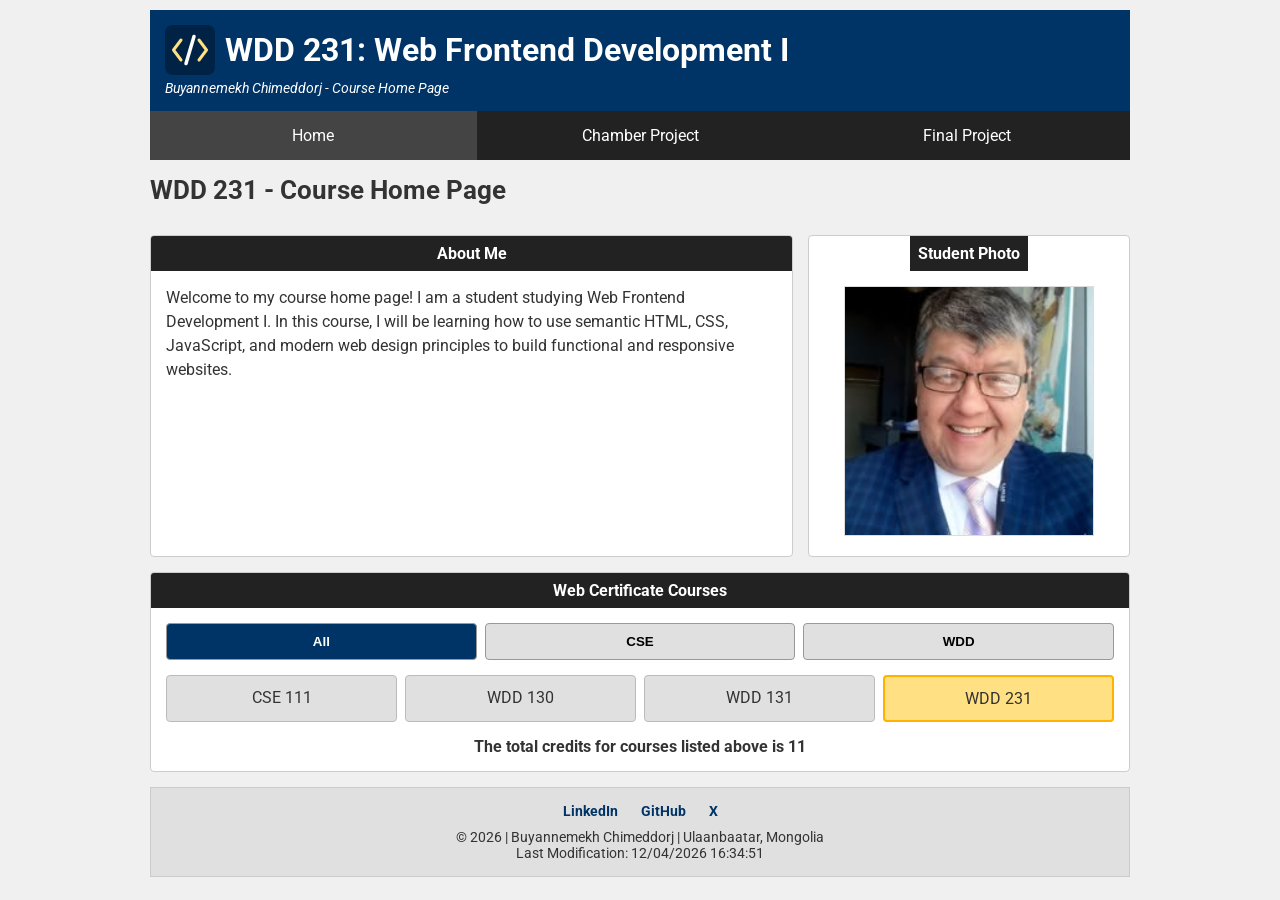
<file: index.html>
<!DOCTYPE html>
<html lang="en">

<head>
    <meta charset="UTF-8">
    <meta name="viewport" content="width=device-width, initial-scale=1.0">
    <title>WDD 231 - Course Home Page</title>

    <meta name="author" content="Buyannemekh Chimeddorj">
    <meta name="description"
        content="Course home page for WDD 231: Web Frontend Development I at BYU-Idaho, featuring course progression data, profile structures, and certificate information.">

    <!-- REQUIRED GOOGLE FONTS LINKS (DO NOT CHANGE OR REORDER) -->
    <link rel="preconnect" href="https://fonts.googleapis.com">
    <link rel="preconnect" href="https://fonts.gstatic.com" crossorigin>
    <link href="https://fonts.googleapis.com/css2?family=Roboto:wght@400;500;700&display=swap" rel="stylesheet">

    <!-- LOCAL CSS STYLESHEETS -->
    <link rel="stylesheet" href="root-assets/styles/style.css">
    <link rel="stylesheet" href="root-assets/styles/large.css" media="screen and (min-width: 768px)">

    <!-- JAVASCRIPT FILE -->
    <script defer src="root-assets/scripts/getdates.js"></script>
</head>

<body>

    <!-- HEADER SECTION -->
    <header>
        <div class="header-container">
            <div class="logo-area">
                <!-- Inline SVG fixes the broken image icon error and passes W3C validation -->
                <svg xmlns="http://www.w3.org/2000/svg" viewBox="0 0 100 100" width="50" height="50">
                    <rect width="100" height="100" rx="15" fill="#002244" />
                    <path d="M 32 30 L 17 50 L 32 70" fill="none" stroke="#ffe082" stroke-width="6"
                        stroke-linecap="round" stroke-linejoin="round" />
                    <path d="M 68 30 L 83 50 L 68 70" fill="none" stroke="#ffe082" stroke-width="6"
                        stroke-linecap="round" stroke-linejoin="round" />
                    <line x1="58" y1="23" x2="42" y2="77" stroke="#ffffff" stroke-width="7" stroke-linecap="round" />
                </svg>
                <!-- Changed to a div to ensure the single <h1> stays inside <main> -->
                <div class="header-title">WDD 231: Web Frontend Development I</div>
            </div>
            <!-- Mobile Hamburger Toggle Menu Button -->
            <button id="menu-toggle" aria-label="Toggle navigation">≡</button>
        </div>
        <p class="subtitle">Buyannemekh Chimeddorj - Course Home Page</p>
    </header>

    <!-- NAVIGATION MENU -->
    <nav id="nav-menu">
        <ul>
            <li><a href="#" class="active">Home</a></li>
            <li><a href="#">Chamber Project</a></li>
            <li><a href="#">Final Project</a></li>
        </ul>
    </nav>

    <!-- MAIN CONTENT AREA -->
    <main>
        <!-- The single required <h1> inside <main>, closely matching the page title -->
        <h1>WDD 231 - Course Home Page</h1>

        <!-- Top Profile Layout Layer -->
        <div class="profile-grid">
            <section class="card about-card">
                <!-- Changed from h3 to h2 to satisfy section audit rules -->
                <h2>About Me</h2>
                <p>Welcome to my course home page! I am a student studying Web Frontend Development I. In this course, I
                    will be learning how to use semantic HTML, CSS, JavaScript, and modern web design principles to
                    build functional and responsive websites.</p>
            </section>

            <section class="card photo-card">
                <!-- Changed from h3 to h2 to satisfy section audit rules -->
                <h2>Student Photo</h2>
                <img src="images/profile.jpg" alt="Profile picture of Buyannemekh Chimeddorj">
            </section>
        </div>

        <!-- Course Filtering Component Row -->
        <section class="card courses-card">
            <!-- Changed from h3 to h2 to satisfy section audit rules -->
            <h2>Web Certificate Courses</h2>

            <!-- Category Filtering Buttons -->
            <div class="filter-buttons">
                <button class="btn active" id="btn-all">All</button>
                <button class="btn" id="btn-cse">CSE</button>
                <button class="btn" id="btn-wdd">WDD</button>
            </div>

            <!-- List Grid Elements -->
            <div class="courses-list">
                <div class="course-item cse">CSE 111</div>
                <div class="course-item wdd">WDD 130</div>
                <div class="course-item wdd">WDD 131</div>
                <div class="course-item wdd active-course">WDD 231</div>
            </div>

            <p class="credits-text">The total credits for courses listed above is <span id="total-credits">11</span></p>
        </section>
    </main>

    <!-- FOOTER SECTION -->
    <footer>
        <div class="social-links">
            <a href="https://linkedin.com" target="_blank">LinkedIn</a>
            <a href="https://github.com" target="_blank">GitHub</a>
            <a href="https://x.com" target="_blank">X</a>
        </div>
        <p>&copy; <span id="currentyear"></span> | Buyannemekh Chimeddorj | Ulaanbaatar, Mongolia</p>
        <p id="lastModified"></p>
    </footer>

</body>

</html>
</file>
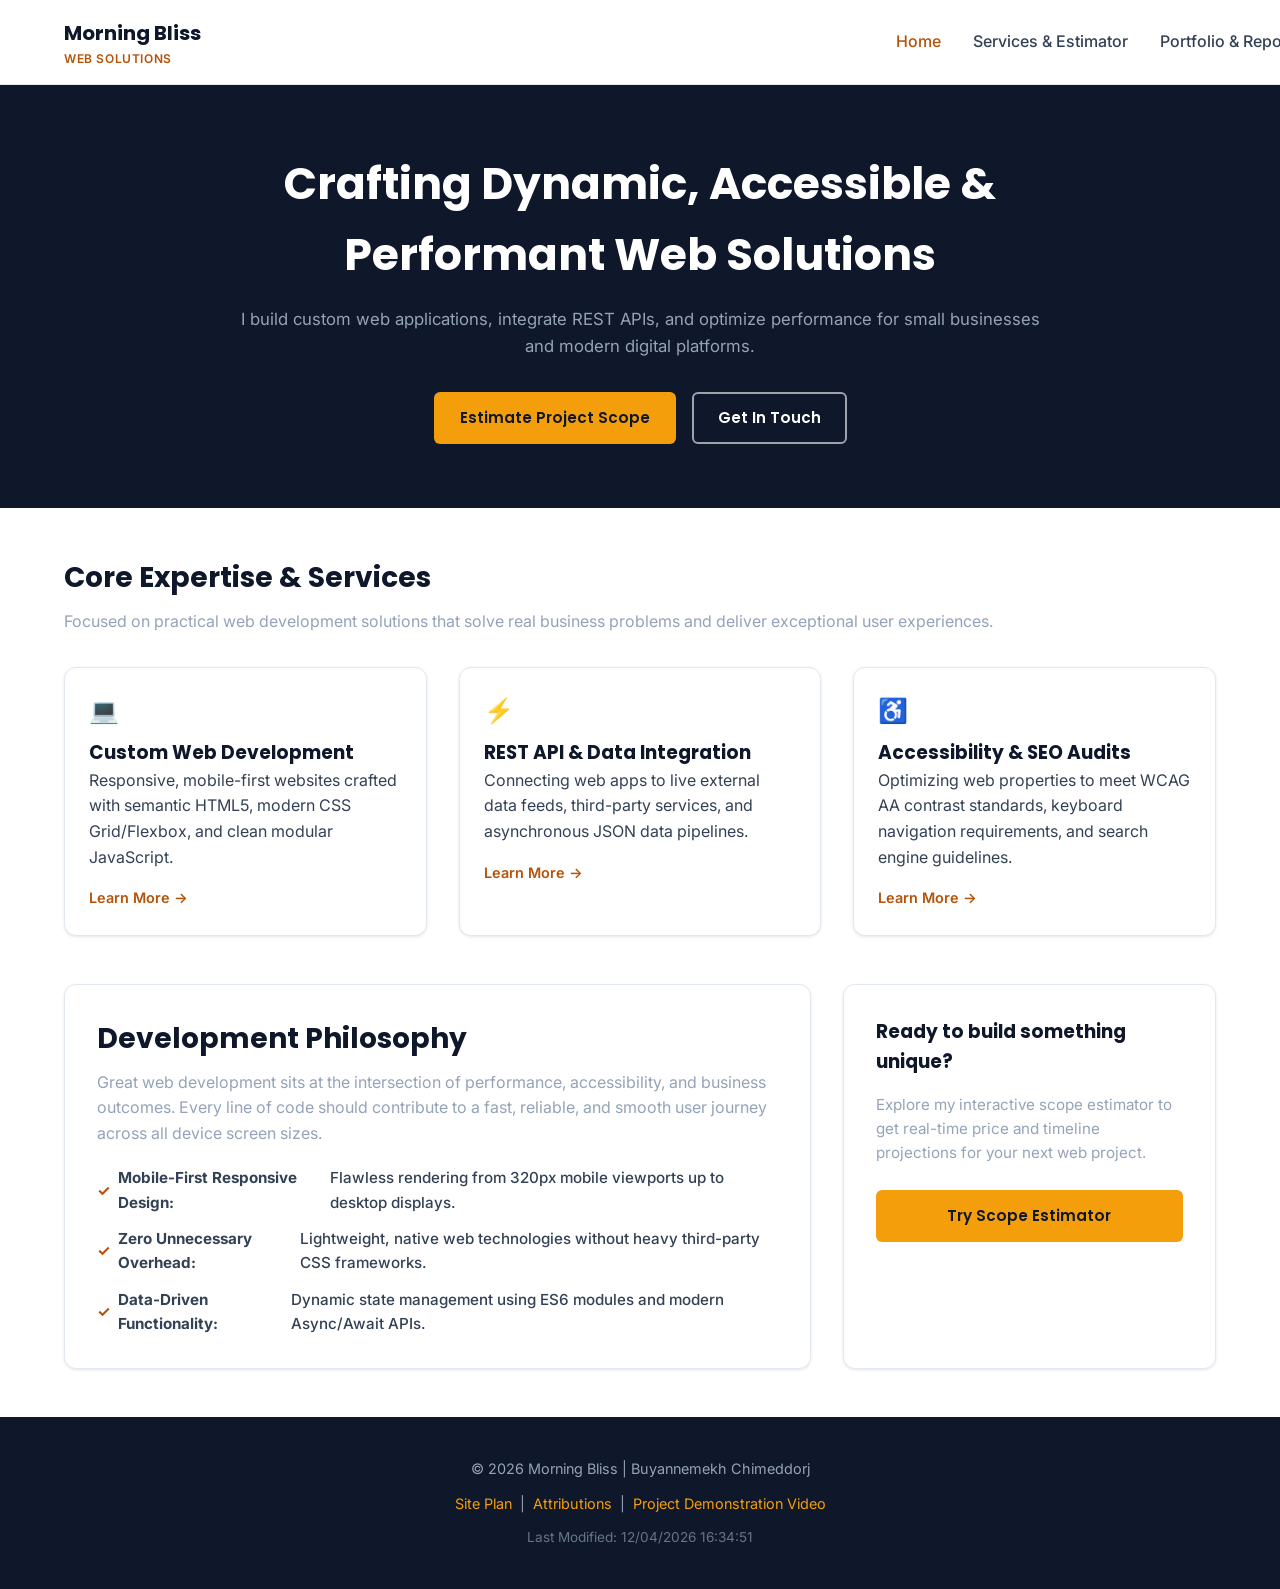
<file: final/index.html>
<!DOCTYPE html>
<html lang="en">

<head>
    <meta charset="UTF-8">
    <base target="_blank">
    <meta name="viewport" content="width=device-width, initial-scale=1.0">
    <title>Crafting Dynamic, Accessible &amp; Performant Web Solutions | Morning Bliss</title>
    <meta name="description"
        content="I build custom web applications, integrate REST APIs, and optimize performance for small businesses and modern digital platforms.">
    <meta name="author" content="Buyannemekh Chimeddorj">

    <!-- Favicon -->
    <link rel="icon" href="images/favicon.ico">

    <!-- Open Graph Meta Tags -->
    <meta property="og:title" content="Crafting Dynamic, Accessible &amp; Performant Web Solutions | Morning Bliss">
    <meta property="og:type" content="website">
    <meta property="og:description"
        content="I build custom web applications, integrate REST APIs, and optimize performance for small businesses and modern digital platforms.">
    <meta property="og:image" content="https://buyan-pro.github.io/wdd231/final/images/og-preview.jpg">
    <meta property="og:url" content="https://buyan-pro.github.io/wdd231/final/index.html">

    <!-- Google Fonts -->
    <link rel="preconnect" href="https://fonts.googleapis.com">
    <link rel="preconnect" href="https://fonts.gstatic.com" crossorigin>
    <link
        href="https://fonts.googleapis.com/css2?family=Inter:wght@400;500;600&family=Poppins:wght@600;700&display=swap"
        rel="stylesheet">

    <!-- Stylesheets -->
    <link rel="stylesheet" href="styles/normalize.css">
    <link rel="stylesheet" href="styles/small.css">
    <link rel="stylesheet" href="styles/larger.css" media="(min-width: 768px)">

    <!-- JS Entry Module -->
    <script src="scripts/main.js" type="module"></script>

</head>

<body>

    <!-- Header & Navigation -->
    <header class="site-header">
        <div class="header-container">
            <div class="brand">
                <a href="index.html" class="logo-link">
                    <span class="brand-title">Morning Bliss</span>
                    <span class="brand-subtitle">Web Solutions</span>
                </a>
            </div>

            <!-- Hamburger Button -->
            <button id="menu-toggle" class="hamburger-btn" aria-label="Toggle navigation menu" aria-expanded="false">
                <span class="bar"></span>
                <span class="bar"></span>
                <span class="bar"></span>
            </button>

            <!-- Navigation Bar -->
            <nav id="primary-nav" class="nav-menu">
                <ul>
                    <li><a href="index.html" class="active">Home</a></li>
                    <li><a href="services.html">Services &amp; Estimator</a></li>
                    <li><a href="portfolio.html">Portfolio &amp; Repos</a></li>
                    <li><button type="button" class="mb-btn mb-btn-secondary open-contact-modal">Contact</button></li>
                </ul>
            </nav>
        </div>
    </header>

    <!-- Main Content -->
    <main>
        <!-- Hero Section -->
        <section class="hero-section">
            <div class="hero-content">
                <h1>Crafting Dynamic, Accessible &amp; Performant Web Solutions</h1>
                <p>I build custom web applications, integrate REST APIs, and optimize performance for small businesses
                    and modern digital platforms.</p>
                <div class="hero-cta-group">
                    <a href="services.html" class="mb-btn mb-btn-primary">Estimate Project Scope</a>
                    <button type="button" class="mb-btn btn-outline-light open-contact-modal">Get In Touch</button>
                </div>
            </div>
        </section>

        <!-- Core Expertise & Services Section -->
        <section class="section-container">
            <h2>Core Expertise &amp; Services</h2>
            <p class="section-intro">Focused on practical web development solutions that solve real business problems
                and deliver exceptional user experiences.</p>

            <div class="card-grid">
                <div class="feature-card">
                    <div class="feature-icon">&#128187;</div>
                    <h3>Custom Web Development</h3>
                    <p>Responsive, mobile-first websites crafted with semantic HTML5, modern CSS Grid/Flexbox, and clean
                        modular JavaScript.</p>
                    <a href="services.html" class="card-link">Learn More &rarr;</a>
                </div>

                <div class="feature-card">
                    <div class="feature-icon">&#9889;</div>
                    <h3>REST API &amp; Data Integration</h3>
                    <p>Connecting web apps to live external data feeds, third-party services, and asynchronous JSON data
                        pipelines.</p>
                    <a href="portfolio.html" class="card-link">Learn More &rarr;</a>
                </div>

                <div class="feature-card">
                    <div class="feature-icon">&#9855;</div>
                    <h3>Accessibility &amp; SEO Audits</h3>
                    <p>Optimizing web properties to meet WCAG AA contrast standards, keyboard navigation requirements,
                        and search engine guidelines.</p>
                    <a href="services.html" class="card-link">Learn More &rarr;</a>
                </div>
            </div>
        </section>

        <!-- Bottom Section Grid -->
        <section class="section-container no-top-padding">
            <div class="philosophy-estimator-grid">
                <div class="philosophy-pane">
                    <h2>Development Philosophy</h2>
                    <p class="section-intro mb-sm">Great web development sits at the
                        intersection of performance, accessibility, and business outcomes. Every line of code should
                        contribute to a fast, reliable, and smooth user journey across all device screen sizes.</p>
                    <ul class="check-list">
                        <li><span class="check-mark">&#10003;</span>
                            <strong>Mobile-First Responsive Design:</strong> Flawless rendering from 320px mobile
                            viewports up to desktop displays.
                        </li>
                        <li><span class="check-mark">&#10003;</span> <strong>Zero Unnecessary Overhead:</strong>
                            Lightweight, native web technologies without heavy third-party CSS frameworks.</li>
                        <li><span class="check-mark">&#10003;</span>
                            <strong>Data-Driven Functionality:</strong> Dynamic state management using ES6 modules and
                            modern Async/Await APIs.
                        </li>
                    </ul>
                </div>

                <div class="estimator-promo-card">
                    <h3>Ready to build something unique?</h3>
                    <p class="promo-text">Explore my
                        interactive scope estimator to get real-time price and timeline projections for your next web
                        project.</p>
                    <a href="services.html" class="mb-btn mb-btn-primary btn-block">Try Scope Estimator</a>
                </div>
            </div>
        </section>

        <!-- Contact Dialog Modal -->
        <dialog id="contact-modal" class="modal-dialog">
            <div class="modal-content">
                <button type="button" id="close-modal" class="close-btn" aria-label="Close modal">&times;</button>
                <h3>Get in Touch</h3>
                <p>Fill out the form below to request a quote or project consultation.</p>

                <form action="thankyou.html" method="get" class="contact-form">
                    <div class="form-group">
                        <label for="fullName">Full Name <span class="required">*</span></label>
                        <input type="text" id="fullName" name="fullName" required placeholder="Jane Doe">
                    </div>

                    <div class="form-group">
                        <label for="email">Email Address <span class="required">*</span></label>
                        <input type="email" id="email" name="email" required placeholder="jane@example.com">
                    </div>

                    <div class="form-group">
                        <label for="serviceType">Service Required <span class="required">*</span></label>
                        <select id="serviceType" name="serviceType" required>
                            <option value="" disabled selected>Select a service...</option>
                            <option value="Frontend Web Development">Frontend Web Development</option>
                            <option value="API Integration">API Integration</option>
                            <option value="Full Project Build">Full Project Build</option>
                        </select>
                    </div>

                    <div class="form-group">
                        <label for="message">Project Overview</label>
                        <textarea id="message" name="message" rows="4"
                            placeholder="Tell us about your project..."></textarea>
                    </div>

                    <button type="submit" class="mb-btn mb-btn-primary mb-btn-full">Submit Request</button>
                </form>
            </div>
        </dialog>
    </main>

    <!-- Shared Footer -->
    <footer class="site-footer">
        <div class="footer-container">
            <p>&copy; <span id="current-year">2026</span> Morning Bliss | Buyannemekh Chimeddorj</p>
            <p class="footer-links">
                <a href="siteplan.html">Site Plan</a> |
                <a href="attributions.html">Attributions</a> |
                <a href="https://www.youtube.com/watch?v=A6RyWVdXYxE" target="_blank" rel="noopener">Project
                    Demonstration Video</a>
            </p>
            <p class="last-modified">Last Modified: <span id="last-modified-date"></span></p>
        </div>
    </footer>

</body>

</html>
</file>
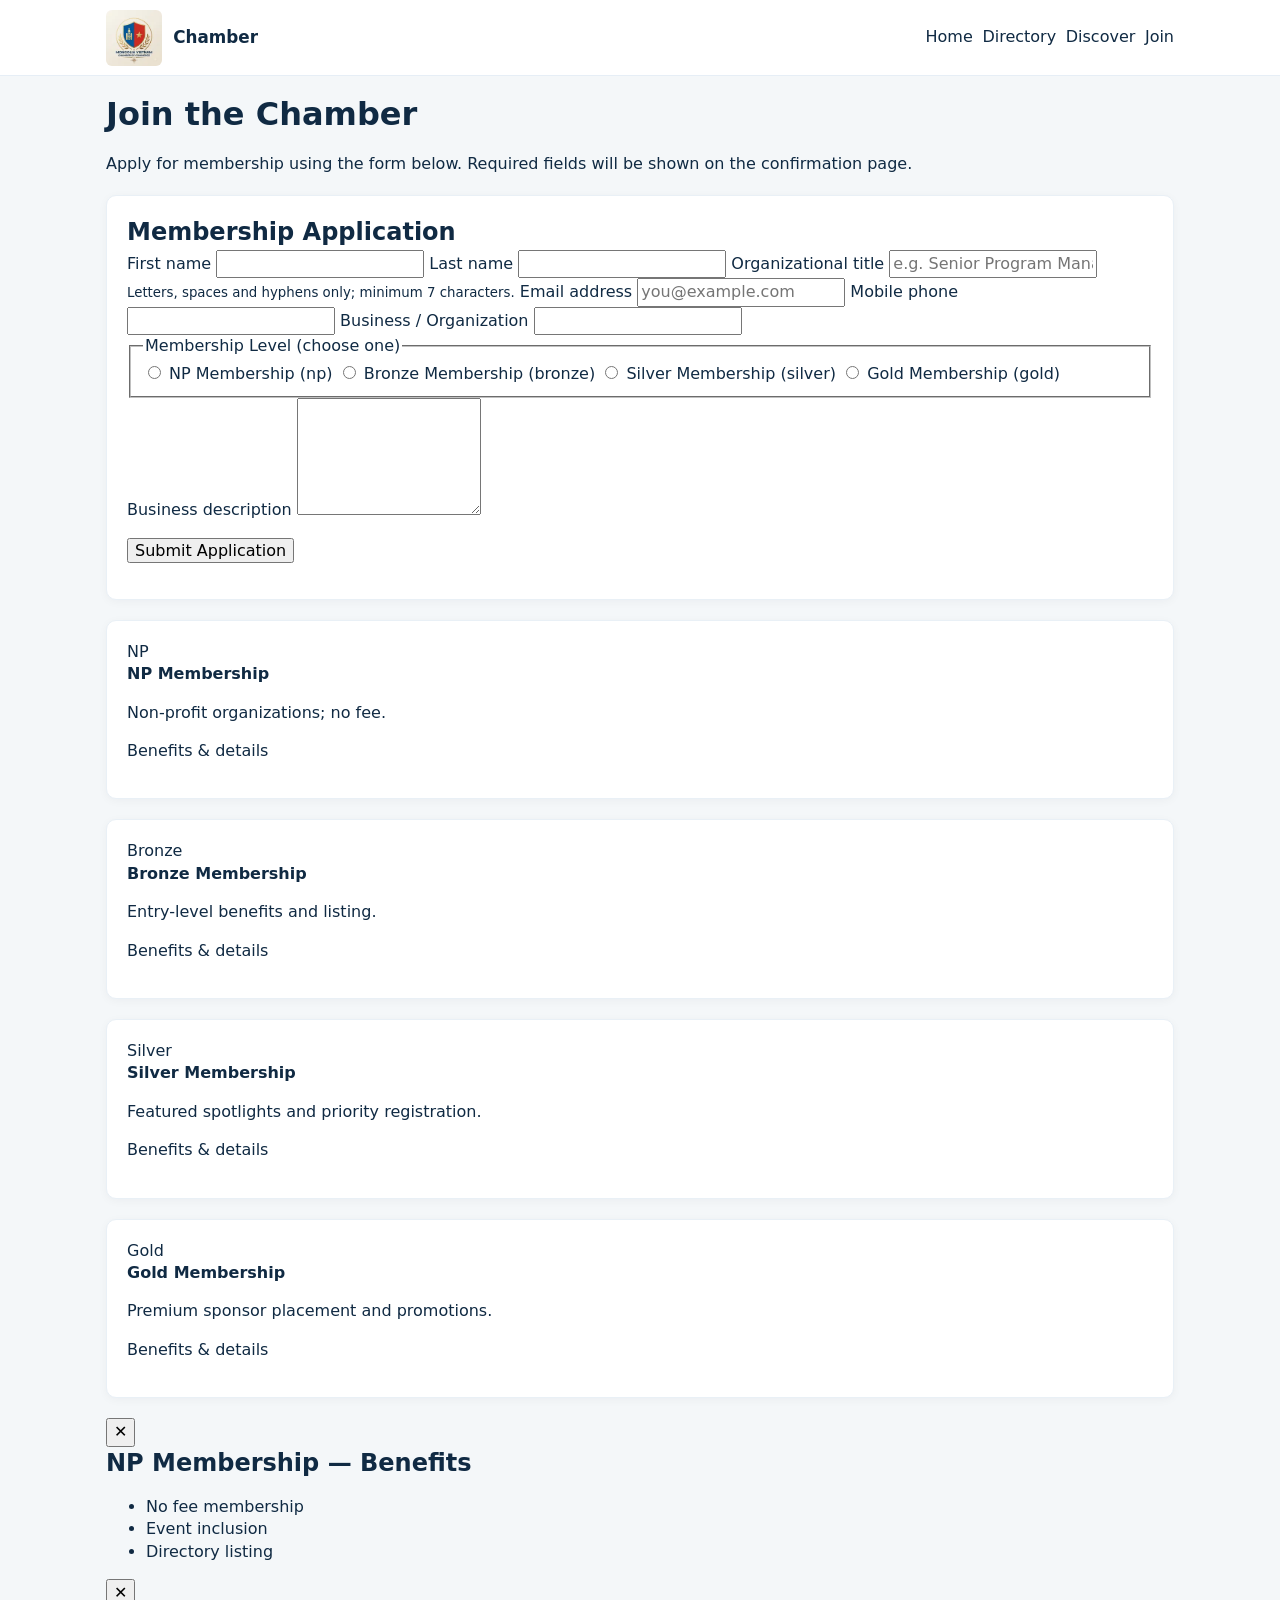
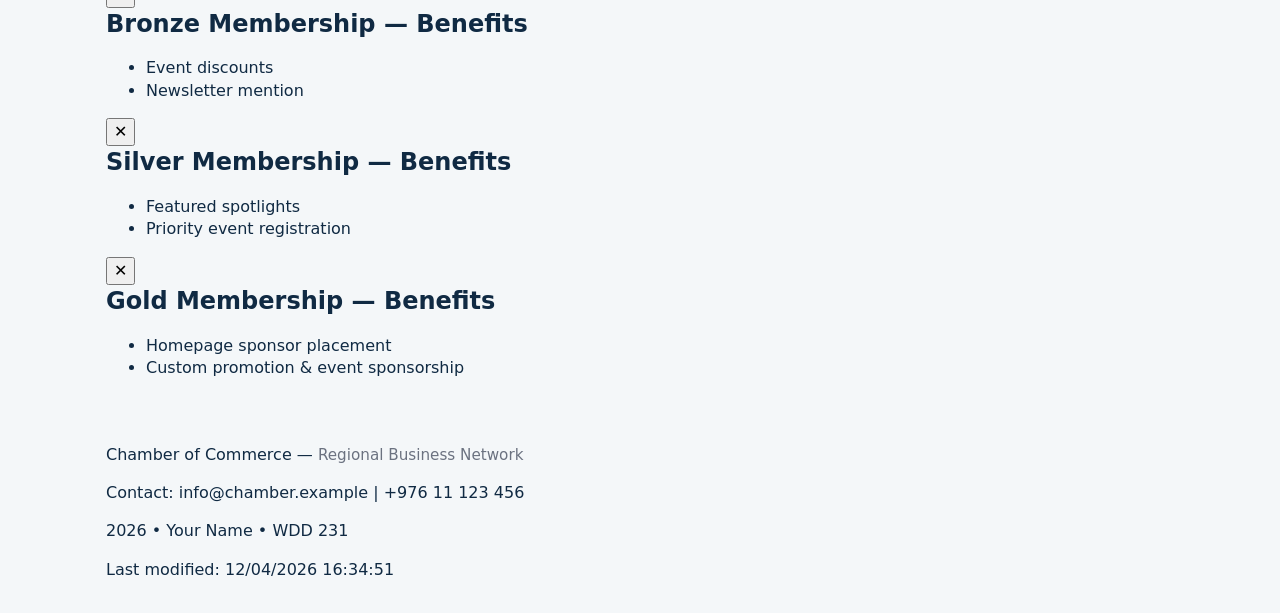
<file: chamber/join.html>
<!doctype html>
<html lang="en">

<head>
    <meta charset="utf-8" />
    <meta name="viewport" content="width=device-width,initial-scale=1" />
    <title>Chamber — Join</title>
    <meta name="description" content="Apply to join the Chamber of Commerce." />
    <meta name="author" content="Your Name" />

    <meta property="og:title" content="Chamber — Join" />
    <meta property="og:description" content="Membership application and benefits." />
    <meta property="og:image" content="images/chamber-logo.webp" />
    <meta property="og:url" content="https://username.github.io/wdd231/chamber/join.html" />

    <link rel="stylesheet" href="styles/normalize.css" />
    <link rel="stylesheet" href="styles/small.css" />
    <link rel="stylesheet" href="styles/larger.css" />
</head>

<body>
    <header class="site-header">
        <div class="container header-inner">
            <a class="brand" href="index.html">
                <img src="images/chamber-logo.webp" alt="Chamber logo" class="brand-logo" />
                <span class="brand-title">Chamber</span>
            </a>

            <button id="menu-toggle" aria-controls="nav-menu" aria-expanded="false" class="menu-toggle">☰</button>

            <nav id="nav-menu" class="nav" role="navigation">
                <ul class="nav-list">
                    <li><a href="index.html">Home</a></li>
                    <li><a href="directory.html">Directory</a></li>
                    <li><a href="discover.html">Discover</a></li>
                    <li><a href="join.html" class="active">Join</a></li>
                </ul>
            </nav>
        </div>
    </header>

    <main class="container main">
        <h1>Join the Chamber</h1>
        <p class="lead">Apply for membership using the form below. Required fields will be shown on the confirmation
            page.</p>

        <div class="join-layout">
            <section class="join-form card" aria-labelledby="join-form-heading">
                <h2 id="join-form-heading">Membership Application</h2>

                <form id="join-form" method="get" action="thankyou.html" novalidate>
                    <label>
                        First name
                        <input type="text" name="fname" id="fname" title="First name" autocomplete="given-name"
                            required />
                    </label>

                    <label>
                        Last name
                        <input type="text" name="lname" id="lname" title="Last name" autocomplete="family-name"
                            required />
                    </label>

                    <label>
                        Organizational title
                        <input type="text" name="title" id="title" title="Organization title"
                            autocomplete="organization-title" pattern="^[A-Za-zÀ-ÖØ-öø-ÿ\s-]{7,}$"
                            placeholder="e.g. Senior Program Manager" required />
                        <small class="hint">Letters, spaces and hyphens only; minimum 7 characters.</small>
                    </label>

                    <label>
                        Email address
                        <input type="email" name="email" id="email" title="Email address" autocomplete="email"
                            placeholder="you@example.com" required />
                    </label>

                    <label>
                        Mobile phone
                        <input type="tel" name="phone" id="phone" title="Mobile phone" autocomplete="tel" required />
                    </label>

                    <label>
                        Business / Organization
                        <input type="text" name="organization" id="organization" title="Organization name"
                            autocomplete="organization" required />
                    </label>

                    <fieldset class="membership-fieldset" aria-labelledby="membership-choice">
                        <legend id="membership-choice">Membership Level (choose one)</legend>
                        <label><input type="radio" name="membership-level" value="np" required /> NP Membership
                            (np)</label>
                        <label><input type="radio" name="membership-level" value="bronze" /> Bronze Membership
                            (bronze)</label>
                        <label><input type="radio" name="membership-level" value="silver" /> Silver Membership
                            (silver)</label>
                        <label><input type="radio" name="membership-level" value="gold" /> Gold Membership
                            (gold)</label>
                    </fieldset>

                    <label>
                        Business description
                        <textarea name="description" id="description" title="Organization description"
                            rows="5"></textarea>
                    </label>

                    <input type="hidden" name="timestamp" id="form-timestamp" />

                    <p><input type="submit" value="Submit Application" /></p>
                </form>
            </section>

            <aside class="membership-cards" aria-label="Membership options">
                <div class="cards-grid">
                    <article class="membership-card card" id="card-np">
                        <div class="card-badge">NP</div>
                        <h4>NP Membership</h4>
                        <p class="small">Non-profit organizations; no fee.</p>
                        <p><a href="#" class="open-modal" data-modal="modal-np">Benefits &amp; details</a></p>
                    </article>

                    <article class="membership-card card" id="card-bronze">
                        <div class="card-badge">Bronze</div>
                        <h4>Bronze Membership</h4>
                        <p class="small">Entry-level benefits and listing.</p>
                        <p><a href="#" class="open-modal" data-modal="modal-bronze">Benefits &amp; details</a></p>
                    </article>

                    <article class="membership-card card" id="card-silver">
                        <div class="card-badge">Silver</div>
                        <h4>Silver Membership</h4>
                        <p class="small">Featured spotlights and priority registration.</p>
                        <p><a href="#" class="open-modal" data-modal="modal-silver">Benefits &amp; details</a></p>
                    </article>

                    <article class="membership-card card" id="card-gold">
                        <div class="card-badge">Gold</div>
                        <h4>Gold Membership</h4>
                        <p class="small">Premium sponsor placement and promotions.</p>
                        <p><a href="#" class="open-modal" data-modal="modal-gold">Benefits &amp; details</a></p>
                    </article>
                </div>
            </aside>
        </div>

        <!-- Modals -->
        <div id="modal-np" class="modal" role="dialog" aria-modal="true" aria-hidden="true"
            aria-labelledby="modal-np-title">
            <div class="modal-inner">
                <button class="modal-close" aria-label="Close modal">✕</button>
                <h2 id="modal-np-title">NP Membership — Benefits</h2>
                <ul>
                    <li>No fee membership</li>
                    <li>Event inclusion</li>
                    <li>Directory listing</li>
                </ul>
            </div>
        </div>

        <div id="modal-bronze" class="modal" role="dialog" aria-modal="true" aria-hidden="true"
            aria-labelledby="modal-bronze-title">
            <div class="modal-inner">
                <button class="modal-close" aria-label="Close modal">✕</button>
                <h2 id="modal-bronze-title">Bronze Membership — Benefits</h2>
                <ul>
                    <li>Event discounts</li>
                    <li>Newsletter mention</li>
                </ul>
            </div>
        </div>

        <div id="modal-silver" class="modal" role="dialog" aria-modal="true" aria-hidden="true"
            aria-labelledby="modal-silver-title">
            <div class="modal-inner">
                <button class="modal-close" aria-label="Close modal">✕</button>
                <h2 id="modal-silver-title">Silver Membership — Benefits</h2>
                <ul>
                    <li>Featured spotlights</li>
                    <li>Priority event registration</li>
                </ul>
            </div>
        </div>

        <div id="modal-gold" class="modal" role="dialog" aria-modal="true" aria-hidden="true"
            aria-labelledby="modal-gold-title">
            <div class="modal-inner">
                <button class="modal-close" aria-label="Close modal">✕</button>
                <h2 id="modal-gold-title">Gold Membership — Benefits</h2>
                <ul>
                    <li>Homepage sponsor placement</li>
                    <li>Custom promotion &amp; event sponsorship</li>
                </ul>
            </div>
        </div>
    </main>

    <footer class="site-footer">
        <div class="container footer-inner">
            <div class="footer-left">
                <p>Chamber of Commerce — <span class="muted">Regional Business Network</span></p>
                <p>Contact: info@chamber.example | +976 11 123 456</p>
            </div>
            <div class="footer-right">
                <p><span id="current-year"></span> • Your Name • WDD 231</p>
                <p>Last modified: <span id="last-modified-date"></span></p>
            </div>
        </div>
    </footer>

    <!-- Scripts -->
    <script src="scripts/main.js" defer></script>
    <script src="scripts/join.js" defer></script>
    <script src="scripts/modal.js" defer></script>
</body>

</html>
</file>
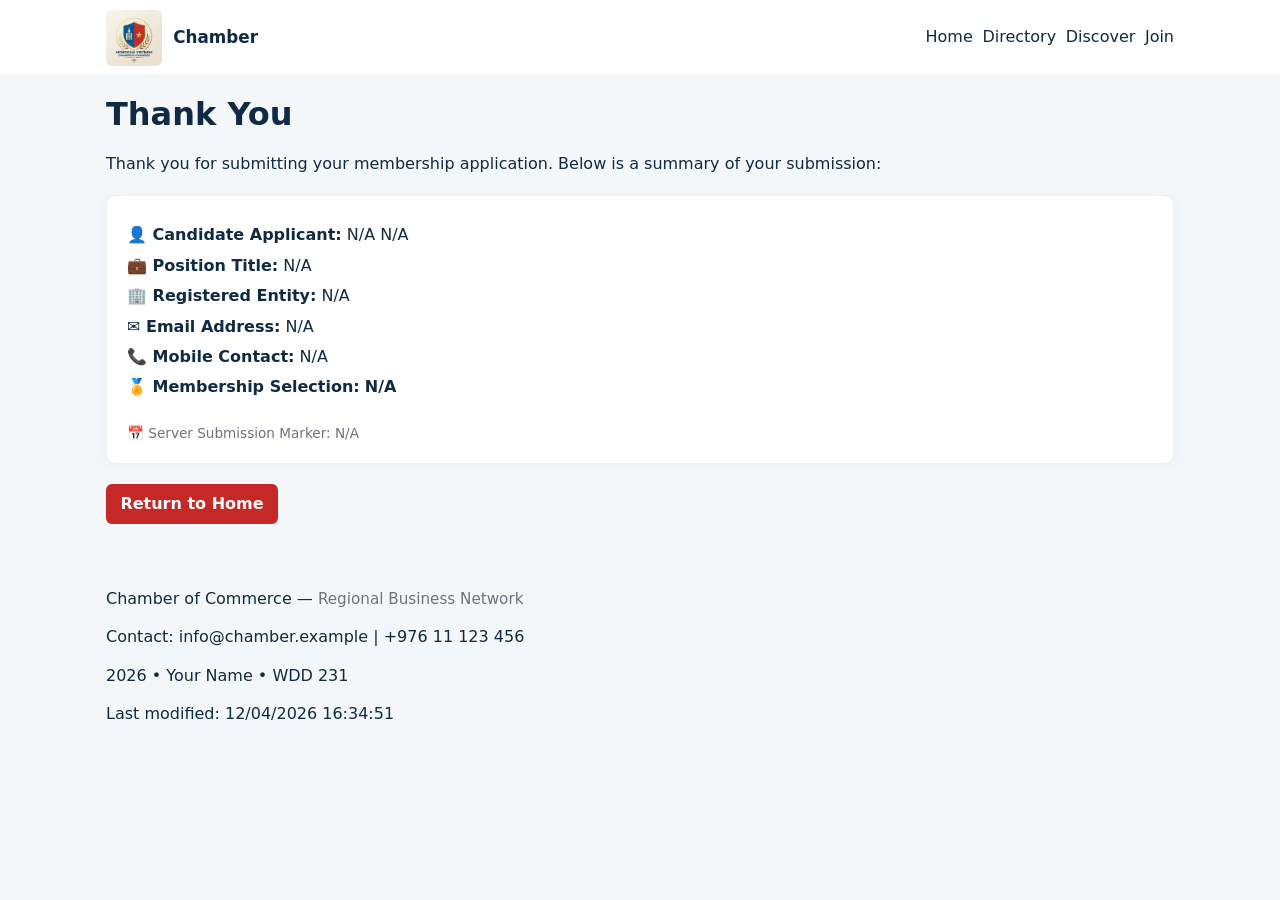
<file: chamber/thankyou.html>
<!doctype html>
<html lang="en">

<head>
    <meta charset="utf-8" />
    <meta name="viewport" content="width=device-width,initial-scale=1" />
    <title>Chamber — Thank you</title>
    <meta name="description" content="Thank you for your application." />
    <meta name="author" content="Your Name" />

    <link rel="stylesheet" href="styles/normalize.css" />
    <link rel="stylesheet" href="styles/small.css" />
    <link rel="stylesheet" href="styles/larger.css" />
</head>

<body>
    <header class="site-header">
        <div class="container header-inner">
            <a class="brand" href="index.html">
                <img src="images/chamber-logo.webp" alt="Chamber logo" class="brand-logo" />
                <span class="brand-title">Chamber</span>
            </a>

            <button id="menu-toggle" aria-controls="nav-menu" aria-expanded="false" class="menu-toggle">☰</button>

            <nav id="nav-menu" class="nav" role="navigation">
                <ul class="nav-list">
                    <li><a href="index.html">Home</a></li>
                    <li><a href="directory.html">Directory</a></li>
                    <li><a href="discover.html">Discover</a></li>
                    <li><a href="join.html">Join</a></li>
                </ul>
            </nav>
        </div>
    </header>

    <main class="container main">
        <h1>Thank You</h1>
        <p>Thank you for submitting your membership application. Below is a summary of your submission:</p>

        <section id="submission-summary" class="submission-summary card">
            <!-- thankyou.js will fill this area from query params -->
            <p class="loading">Preparing your submission summary…</p>
        </section>

        <p><a href="index.html" class="btn">Return to Home</a></p>
    </main>

    <footer class="site-footer">
        <div class="container footer-inner">
            <div class="footer-left">
                <p>Chamber of Commerce — <span class="muted">Regional Business Network</span></p>
                <p>Contact: info@chamber.example | +976 11 123 456</p>
            </div>
            <div class="footer-right">
                <p><span id="current-year"></span> • Your Name • WDD 231</p>
                <p>Last modified: <span id="last-modified-date"></span></p>
            </div>
        </div>
    </footer>

    <script src="scripts/main.js" defer></script>
    <script src="scripts/thankyou.js" defer></script>
</body>

</html>
</file>
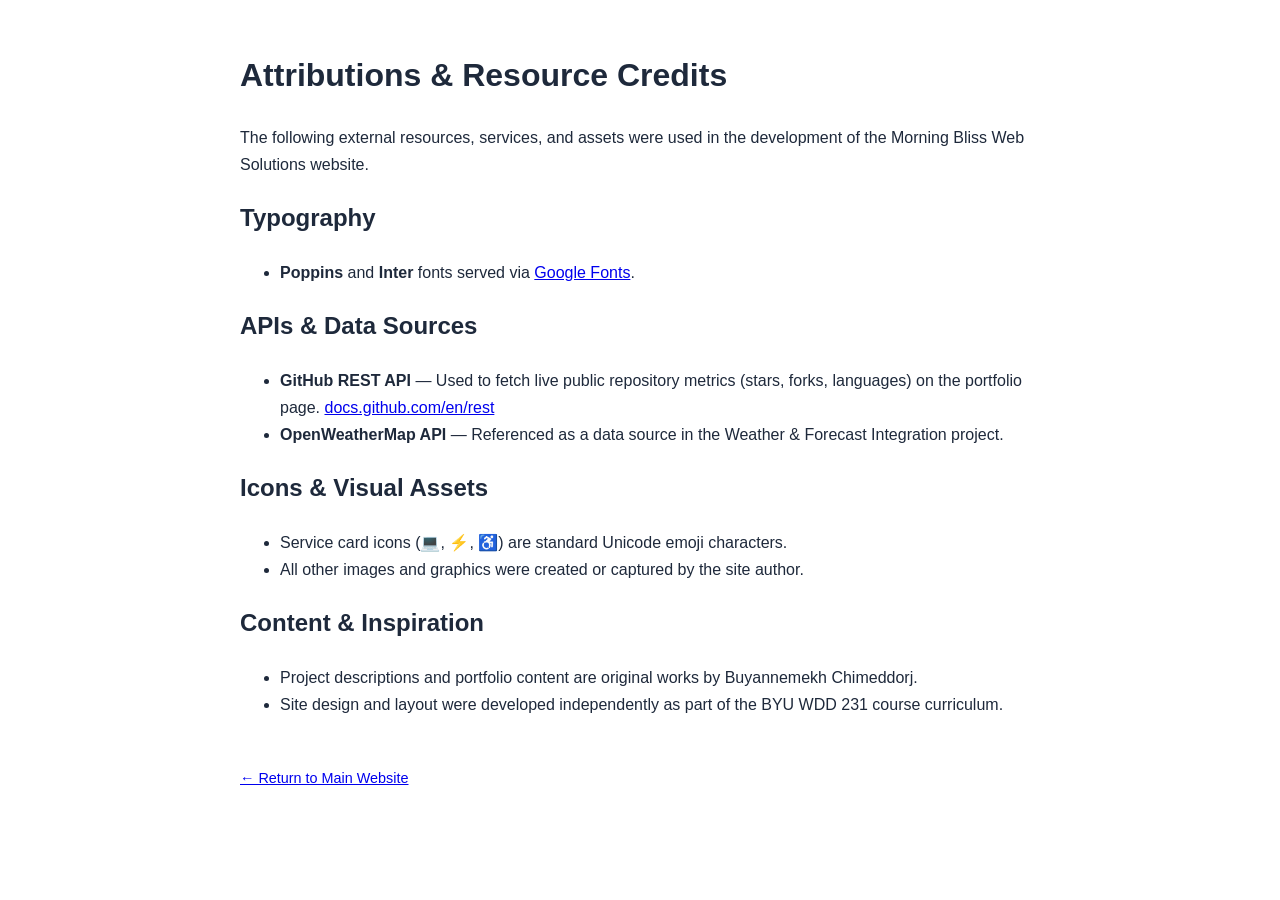
<file: final/attributions.html>
<!DOCTYPE html>
<html lang="en">

<head>
    <meta charset="UTF-8">
    <meta name="viewport" content="width=device-width, initial-scale=1.0">
    <title>Attributions | Morning Bliss Web Solutions</title>
    <meta name="description" content="Resource attributions and citations for external content used on this website.">
    <meta name="author" content="Buyannemekh Chimeddorj">
    <base target="_blank">

    <!-- Favicon -->
    <link rel="icon" href="images/favicon.ico">

</head>

<body
    style="font-family: Inter, sans-serif; max-width: 800px; margin: 3rem auto; padding: 0 1.5rem; line-height: 1.7; color: #1e293b;">

    <h1>Attributions &amp; Resource Credits</h1>
    <p>The following external resources, services, and assets were used in the development of the Morning Bliss Web
        Solutions website.</p>

    <h2>Typography</h2>
    <ul>
        <li><strong>Poppins</strong> and <strong>Inter</strong> fonts served via <a href="https://fonts.google.com"
                target="_blank" rel="noopener">Google Fonts</a>.</li>
    </ul>

    <h2>APIs &amp; Data Sources</h2>
    <ul>
        <li><strong>GitHub REST API</strong> — Used to fetch live public repository metrics (stars, forks, languages) on
            the portfolio page. <a href="https://docs.github.com/en/rest" target="_blank"
                rel="noopener">docs.github.com/en/rest</a></li>
        <li><strong>OpenWeatherMap API</strong> — Referenced as a data source in the Weather &amp; Forecast Integration
            project.</li>
    </ul>

    <h2>Icons &amp; Visual Assets</h2>
    <ul>
        <li>Service card icons (&#128187;, &#9889;, &#9855;) are standard Unicode emoji characters.</li>
        <li>All other images and graphics were created or captured by the site author.</li>
    </ul>

    <h2>Content &amp; Inspiration</h2>
    <ul>
        <li>Project descriptions and portfolio content are original works by Buyannemekh Chimeddorj.</li>
        <li>Site design and layout were developed independently as part of the BYU WDD 231 course curriculum.</li>
    </ul>

    <p style="margin-top: 3rem; font-size: 0.9rem; color: #64748b;">
        <a href="index.html">&larr; Return to Main Website</a>
    </p>

</body>

</html>
</file>
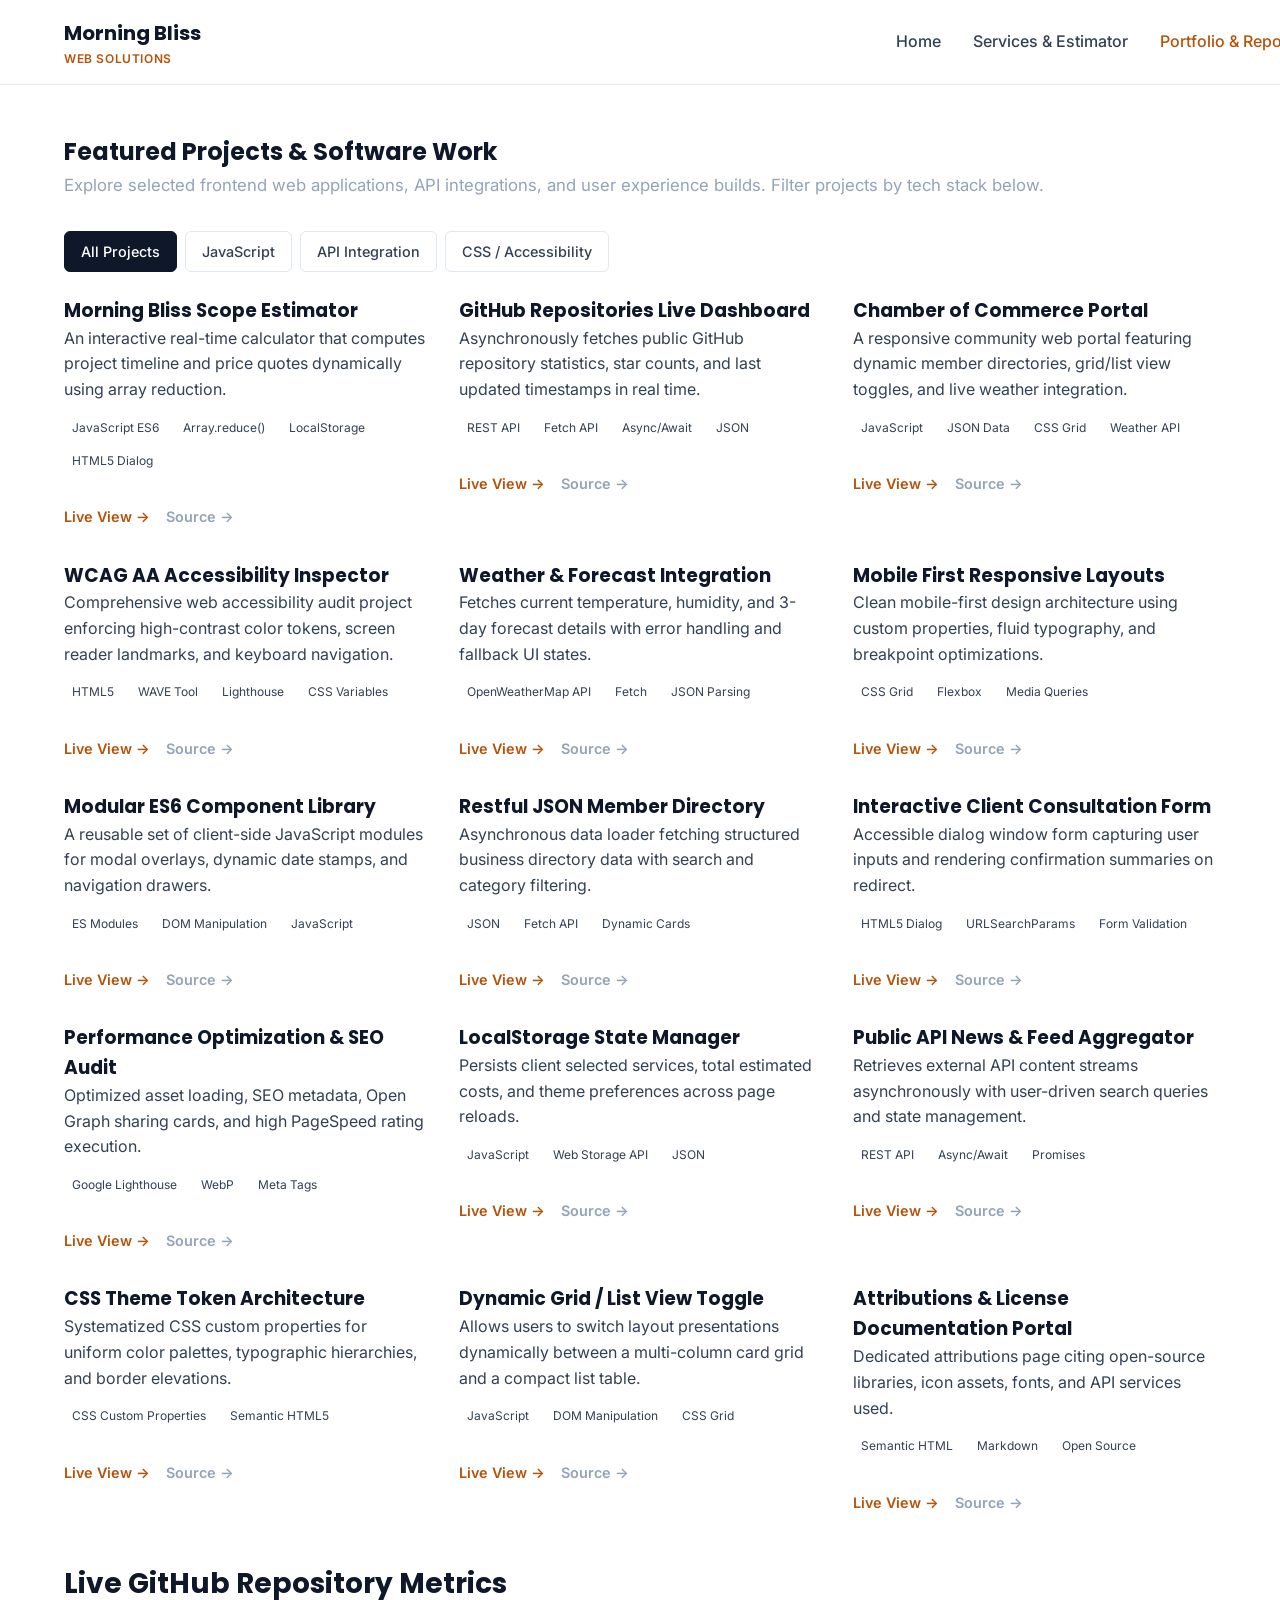
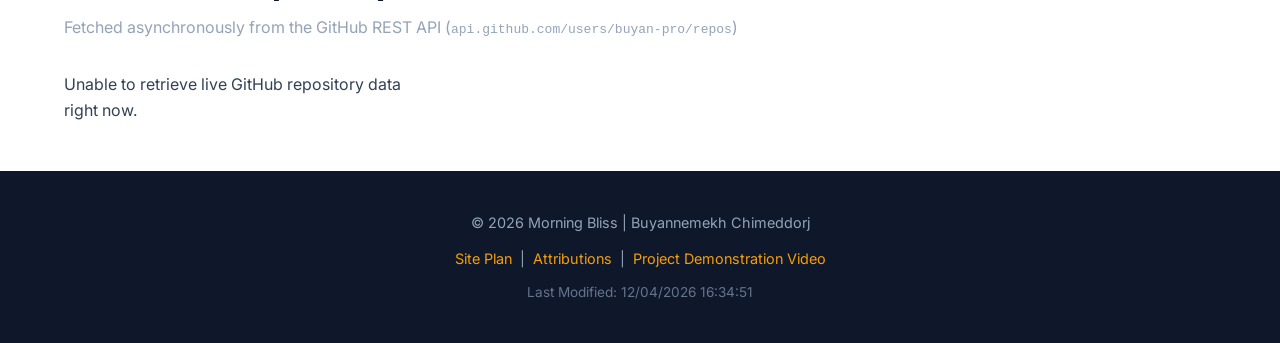
<file: final/portfolio.html>
<!DOCTYPE html>
<html lang="en">

<head>
    <meta charset="UTF-8">
    <meta name="viewport" content="width=device-width, initial-scale=1.0">
    <title>Portfolio &amp; GitHub Repositories | Morning Bliss</title>
    <meta name="description"
        content="Explore selected frontend web applications, API integrations, and code repositories built by Buyannemekh Chimeddorj.">
    <meta name="author" content="Buyannemekh Chimeddorj">

    <!-- Favicon -->
    <link rel="icon" href="images/favicon.ico">

    <!-- Open Graph Meta Tags -->
    <meta property="og:title" content="Portfolio &amp; GitHub Repositories | Morning Bliss">
    <meta property="og:type" content="website">
    <meta property="og:description"
        content="Explore selected frontend web applications, API integrations, and code repositories built by Buyannemekh Chimeddorj.">
    <meta property="og:image" content="https://buyan-pro.github.io/wdd231/final/images/og-preview.jpg">
    <meta property="og:url" content="https://buyan-pro.github.io/wdd231/final/portfolio.html">

    <!-- Google Fonts -->
    <link rel="preconnect" href="https://fonts.googleapis.com">
    <link rel="preconnect" href="https://fonts.gstatic.com" crossorigin>
    <link
        href="https://fonts.googleapis.com/css2?family=Inter:wght@400;500;600&family=Poppins:wght@600;700&display=swap"
        rel="stylesheet">

    <!-- Stylesheets -->
    <link rel="stylesheet" href="styles/normalize.css">
    <link rel="stylesheet" href="styles/small.css">
    <link rel="stylesheet" href="styles/larger.css" media="(min-width: 768px)">

    <!-- JS Entry Module -->
    <script src="scripts/main.js" type="module"></script>
    <base target="_blank">
    <base target="_blank">
</head>

<body>

    <!-- Header & Navigation -->
    <header class="site-header">
        <div class="header-container">
            <div class="brand">
                <a href="index.html" class="logo-link">
                    <span class="brand-title">Morning Bliss</span>
                    <span class="brand-subtitle">Web Solutions</span>
                </a>
            </div>

            <!-- Hamburger Button -->
            <button id="menu-toggle" class="hamburger-btn" aria-label="Toggle navigation menu" aria-expanded="false">
                <span class="bar"></span>
                <span class="bar"></span>
                <span class="bar"></span>
            </button>

            <!-- Navigation Bar -->
            <nav id="primary-nav" class="nav-menu">
                <ul>
                    <li><a href="index.html">Home</a></li>
                    <li><a href="services.html">Services &amp; Estimator</a></li>
                    <li><a href="portfolio.html" class="active">Portfolio &amp; Repos</a></li>
                    <li><button type="button" class="mb-btn mb-btn-secondary open-contact-modal">Contact</button></li>
                </ul>
            </nav>
        </div>
    </header>

    <!-- Main Content -->
    <main>
        <!-- Featured Projects & Software Work Section -->
        <section class="section-container">
            <div class="hero-content portfolio-hero">
                <h1>Featured Projects &amp; Software Work</h1>
                <p class="section-intro no-margin-bottom">Explore selected frontend web applications, API
                    integrations, and user experience builds. Filter projects by tech stack below.</p>
            </div>

            <!-- Filter Controls -->
            <div class="filter-controls">
                <button type="button" class="filter-btn active" data-filter="all">All Projects</button>
                <button type="button" class="filter-btn" data-filter="js">JavaScript</button>
                <button type="button" class="filter-btn" data-filter="api">API Integration</button>
                <button type="button" class="filter-btn" data-filter="a11y">CSS / Accessibility</button>
            </div>

            <!-- Card Grid: Featured Projects (populated dynamically) -->
            <div id="projects-grid" class="card-grid">
                <!-- Populated dynamically by portfolioFilter.js from data/projects.json -->
            </div>
        </section>

        <!-- Dynamic GitHub Repository Metrics Section -->
        <section class="section-container no-top-padding">
            <h2>Live GitHub Repository Metrics</h2>
            <p class="section-intro">Fetched asynchronously from the GitHub REST API
                (<code>api.github.com/users/buyan-pro/repos</code>)</p>

            <!-- Repositories Grid Container (Populated via JS) -->
            <div id="github-repos-container" class="card-grid">
                <!-- Populated dynamically by githubApi.js -->
            </div>
        </section>

        <!-- Contact Dialog Modal -->
        <dialog id="contact-modal" class="modal-dialog">
            <div class="modal-content">
                <button type="button" id="close-modal" class="close-btn" aria-label="Close modal">&times;</button>
                <h3>Get in Touch</h3>
                <p>Fill out the form below to request a quote or project consultation.</p>

                <form action="thankyou.html" method="get" class="contact-form">
                    <div class="form-group">
                        <label for="fullName">Full Name <span class="required">*</span></label>
                        <input type="text" id="fullName" name="fullName" required placeholder="Jane Doe">
                    </div>

                    <div class="form-group">
                        <label for="email">Email Address <span class="required">*</span></label>
                        <input type="email" id="email" name="email" required placeholder="jane@example.com">
                    </div>

                    <div class="form-group">
                        <label for="serviceType">Service Required <span class="required">*</span></label>
                        <select id="serviceType" name="serviceType" required>
                            <option value="" disabled selected>Select a service...</option>
                            <option value="Frontend Web Development">Frontend Web Development</option>
                            <option value="API Integration">API Integration</option>
                            <option value="Full Project Build">Full Project Build</option>
                        </select>
                    </div>

                    <div class="form-group">
                        <label for="message">Project Overview</label>
                        <textarea id="message" name="message" rows="4"
                            placeholder="Tell us about your project..."></textarea>
                    </div>

                    <button type="submit" class="mb-btn mb-btn-primary mb-btn-full">Submit Request</button>
                </form>
            </div>
        </dialog>
    </main>

    <!-- Shared Footer -->
    <footer class="site-footer">
        <div class="footer-container">
            <p>&copy; <span id="current-year"></span> Morning Bliss | Buyannemekh Chimeddorj</p>
            <p class="footer-links">
                <a href="siteplan.html">Site Plan</a>
                |
                <a href="attributions.html">Attributions</a>
                |
                <a href="https://www.youtube.com/watch?v=A6RyWVdXYxE" target="_blank" rel="noopener">Project
                    Demonstration Video</a>
            </p>
            <p class="last-modified">Last Modified: <span id="last-modified-date"></span></p>
        </div>
    </footer>

</body>

</html>
</file>
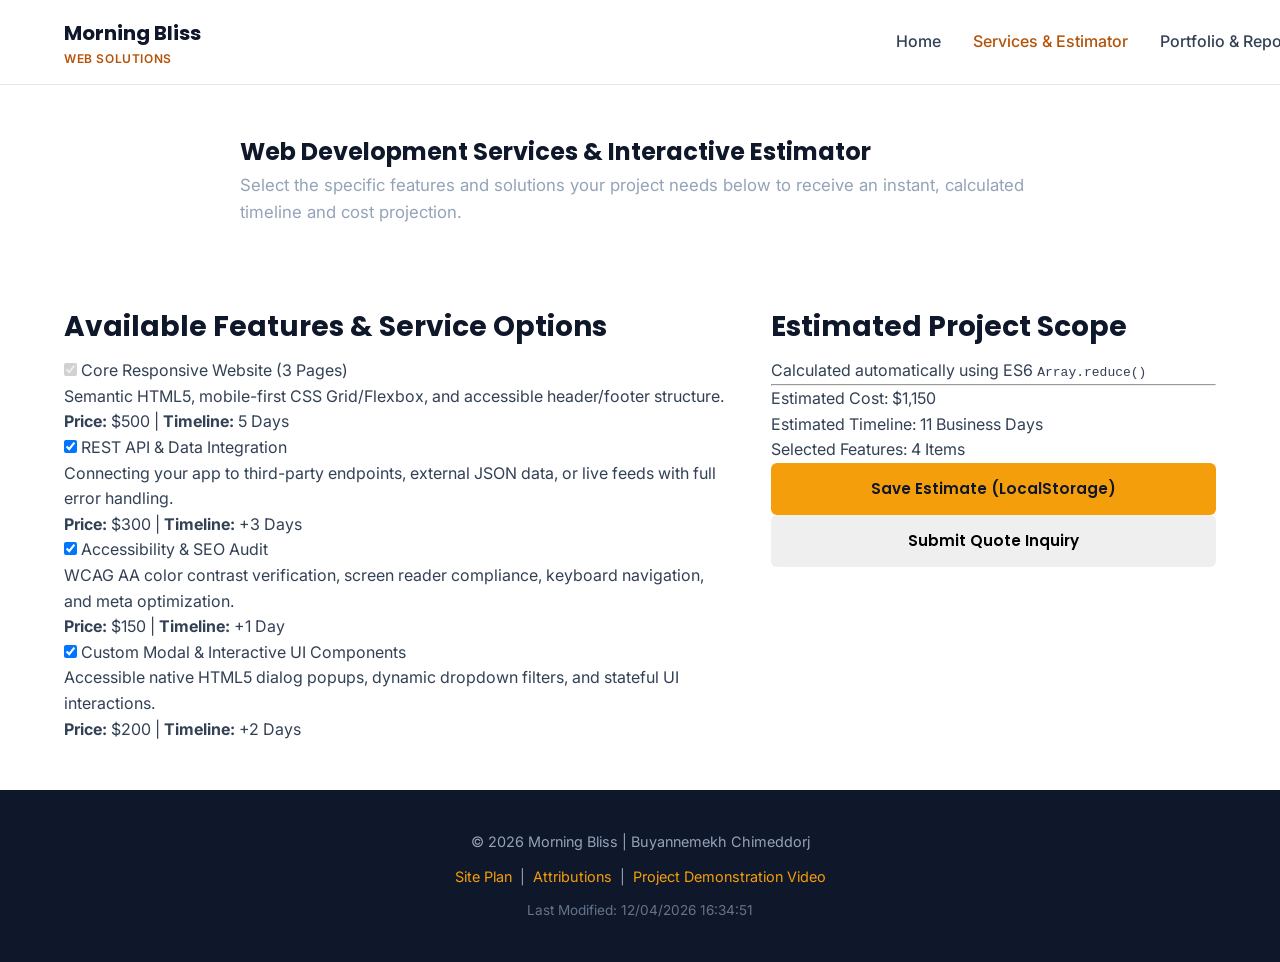
<file: final/services.html>
<!DOCTYPE html>
<html lang="en">

<head>
    <meta charset="UTF-8">
    <meta name="viewport" content="width=device-width, initial-scale=1.0">
    <title>Web Development Services &amp; Interactive Estimator | Morning Bliss</title>
    <meta name="description"
        content="Select the specific features and solutions your project needs below to receive an instant, calculated timeline and cost projection.">
    <meta name="author" content="Buyannemekh Chimeddorj">

    <!-- Favicon -->
    <link rel="icon" href="images/favicon.ico">

    <!-- Open Graph Meta Tags -->
    <meta property="og:title" content="Web Development Services &amp; Interactive Estimator | Morning Bliss">
    <meta property="og:type" content="website">
    <meta property="og:description"
        content="Select the specific features and solutions your project needs below to receive an instant, calculated timeline and cost projection.">
    <meta property="og:image" content="https://buyan-pro.github.io/wdd231/images/og-preview.jpg">
    <meta property="og:url" content="https://buyan-pro.github.io/wdd231/services.html">

    <!-- Google Fonts -->
    <link rel="preconnect" href="https://fonts.googleapis.com">
    <link rel="preconnect" href="https://fonts.gstatic.com" crossorigin>
    <link
        href="https://fonts.googleapis.com/css2?family=Inter:wght@400;500;600&family=Poppins:wght@600;700&display=swap"
        rel="stylesheet">

    <!-- Stylesheets -->
    <link rel="stylesheet" href="styles/normalize.css">
    <link rel="stylesheet" href="styles/small.css">
    <link rel="stylesheet" href="styles/larger.css" media="(min-width: 768px)">

    <!-- JS Entry Module -->
    <script src="scripts/main.js" type="module"></script>
    <base target="_blank">
</head>

<body>

    <!-- Header & Navigation -->
    <header class="site-header">
        <div class="header-container">
            <div class="brand">
                <a href="index.html" class="logo-link">
                    <span class="brand-title">Morning Bliss</span>
                    <span class="brand-subtitle">Web Solutions</span>
                </a>
            </div>

            <!-- Hamburger Button -->
            <button id="menu-toggle" class="hamburger-btn" aria-label="Toggle navigation menu" aria-expanded="false">
                <span class="bar"></span>
                <span class="bar"></span>
                <span class="bar"></span>
            </button>

            <!-- Navigation Bar -->
            <nav id="primary-nav" class="nav-menu">
                <ul>
                    <li><a href="index.html">Home</a></li>
                    <li><a href="services.html" class="active">Services &amp; Estimator</a></li>
                    <li><a href="portfolio.html">Portfolio &amp; Repos</a></li>
                    <li><button type="button" class="mb-btn mb-btn-secondary open-contact-modal">Contact</button></li>
                </ul>
            </nav>
        </div>
    </header>

    <!-- Main Content -->
    <main>
        <!-- Hero / Header Intro Section -->
        <section class="services-hero-section" style="padding-top: 3rem;">
            <div class="hero-content">
                <h1>Web Development Services &amp; Interactive Estimator</h1>
                <p>Select the specific features and solutions your project needs below to receive an instant, calculated
                    timeline and cost projection.</p>
            </div>
        </section>

        <!-- Estimator Workspace Layout -->
        <section class="section-container estimator-layout">
            <!-- Left Column: Available Features & Options -->
            <div class="estimator-options-pane">
                <h2>Available Features &amp; Service Options</h2>

                <form id="estimator-form" class="service-options-form">
                    <div class="service-option-card">
                        <label class="option-label-checkbox">
                            <input type="checkbox" name="service" value="core" data-price="500" data-days="5" checked
                                disabled>
                            <span class="option-title">Core Responsive Website (3 Pages)</span>
                        </label>
                        <p class="option-desc">Semantic HTML5, mobile-first CSS Grid/Flexbox, and accessible
                            header/footer structure.</p>
                        <p class="option-meta"><strong>Price:</strong> $500 | <strong>Timeline:</strong> 5 Days</p>
                    </div>

                    <div class="service-option-card">
                        <label class="option-label-checkbox">
                            <input type="checkbox" name="service" value="api" data-price="300" data-days="3" checked>
                            <span class="option-title">REST API &amp; Data Integration</span>
                        </label>
                        <p class="option-desc">Connecting your app to third-party endpoints, external JSON data, or
                            live
                            feeds with full error handling.</p>
                        <p class="option-meta"><strong>Price:</strong> $300 | <strong>Timeline:</strong> +3 Days</p>
                    </div>

                    <div class="service-option-card">
                        <label class="option-label-checkbox">
                            <input type="checkbox" name="service" value="accessibility" data-price="150" data-days="1"
                                checked>
                            <span class="option-title">Accessibility &amp; SEO Audit</span>
                        </label>
                        <p class="option-desc">WCAG AA color contrast verification, screen reader compliance,
                            keyboard
                            navigation, and meta optimization.</p>
                        <p class="option-meta"><strong>Price:</strong> $150 | <strong>Timeline:</strong> +1 Day</p>
                    </div>

                    <div class="service-option-card">
                        <label class="option-label-checkbox">
                            <input type="checkbox" name="service" value="modal" data-price="200" data-days="2" checked>
                            <span class="option-title">Custom Modal &amp; Interactive UI Components</span>
                        </label>
                        <p class="option-desc">Accessible native HTML5 dialog popups, dynamic dropdown filters, and
                            stateful UI interactions.</p>
                        <p class="option-meta"><strong>Price:</strong> $200 | <strong>Timeline:</strong> +2 Days</p>
                    </div>
                </form>
            </div>

            <!-- Right Column: Estimated Scope Summary -->
            <div class="estimator-summary-pane">
                <div class="estimator-output-card">
                    <h2>Estimated Project Scope</h2>
                    <p class="estimator-method-note">Calculated automatically using ES6 <code>Array.reduce()</code>
                    </p>
                    <hr class="summary-divider">

                    <div class="output-metric">
                        <span class="metric-label">Estimated Cost:</span>
                        <span id="total-cost" class="metric-value">$0</span>
                    </div>
                    <div class="output-metric">
                        <span class="metric-label">Estimated Timeline:</span>
                        <span id="total-days" class="metric-value">0 Business Days</span>
                    </div>
                    <div class="output-metric">
                        <span class="metric-label">Selected Features:</span>
                        <span id="selected-count" class="metric-value">0 Items</span>
                    </div>

                    <button type="button" id="save-estimate-btn" class="mb-btn mb-btn-primary mb-btn-full">Save
                        Estimate
                        (LocalStorage)</button>
                    <button type="button" class="mb-btn mb-btn-outline mb-btn-full open-contact-modal">Submit Quote
                        Inquiry</button>

                    <p id="storage-message" class="success-feedback"></p>
                </div>
            </div>
        </section>

        <!-- Contact Dialog Modal -->
        <dialog id="contact-modal" class="modal-dialog">
            <div class="modal-content">
                <button type="button" id="close-modal" class="close-btn" aria-label="Close modal">&times;</button>
                <h3>Get in Touch</h3>
                <p>Fill out the form below to request a quote or project consultation.</p>

                <form action="thankyou.html" method="get" class="contact-form">
                    <div class="form-group">
                        <label for="fullName">Full Name <span class="required">*</span></label>
                        <input type="text" id="fullName" name="fullName" required placeholder="Jane Doe">
                    </div>

                    <div class="form-group">
                        <label for="email">Email Address <span class="required">*</span></label>
                        <input type="email" id="email" name="email" required placeholder="jane@example.com">
                    </div>

                    <div class="form-group">
                        <label for="serviceType">Service Required <span class="required">*</span></label>
                        <select id="serviceType" name="serviceType" required>
                            <option value="" disabled selected>Select a service...</option>
                            <option value="Frontend Web Development">Frontend Web Development</option>
                            <option value="API Integration">API Integration</option>
                            <option value="Full Project Build">Full Project Build</option>
                        </select>
                    </div>

                    <div class="form-group">
                        <label for="message">Project Overview</label>
                        <textarea id="message" name="message" rows="4"
                            placeholder="Tell us about your project..."></textarea>
                    </div>

                    <button type="submit" class="mb-btn mb-btn-primary mb-btn-full">Submit Request</button>
                </form>
            </div>
        </dialog>
    </main>

    <!-- Shared Footer -->
    <footer class="site-footer">
        <div class="footer-container">
            <p>&copy; <span id="current-year"></span> Morning Bliss | Buyannemekh Chimeddorj</p>
            <p class="footer-links">
                <a href="siteplan.html">Site Plan</a>
                |
                <a href="attributions.html">Attributions</a>
                |
                <a href="https://www.youtube.com/watch?v=A6RyWVdXYxE" target="_blank" rel="noopener">Project
                    Demonstration Video</a>
            </p>
            <p class="last-modified">Last Modified: <span id="last-modified-date"></span></p>
        </div>
    </footer>

</body>

</html>
</file>
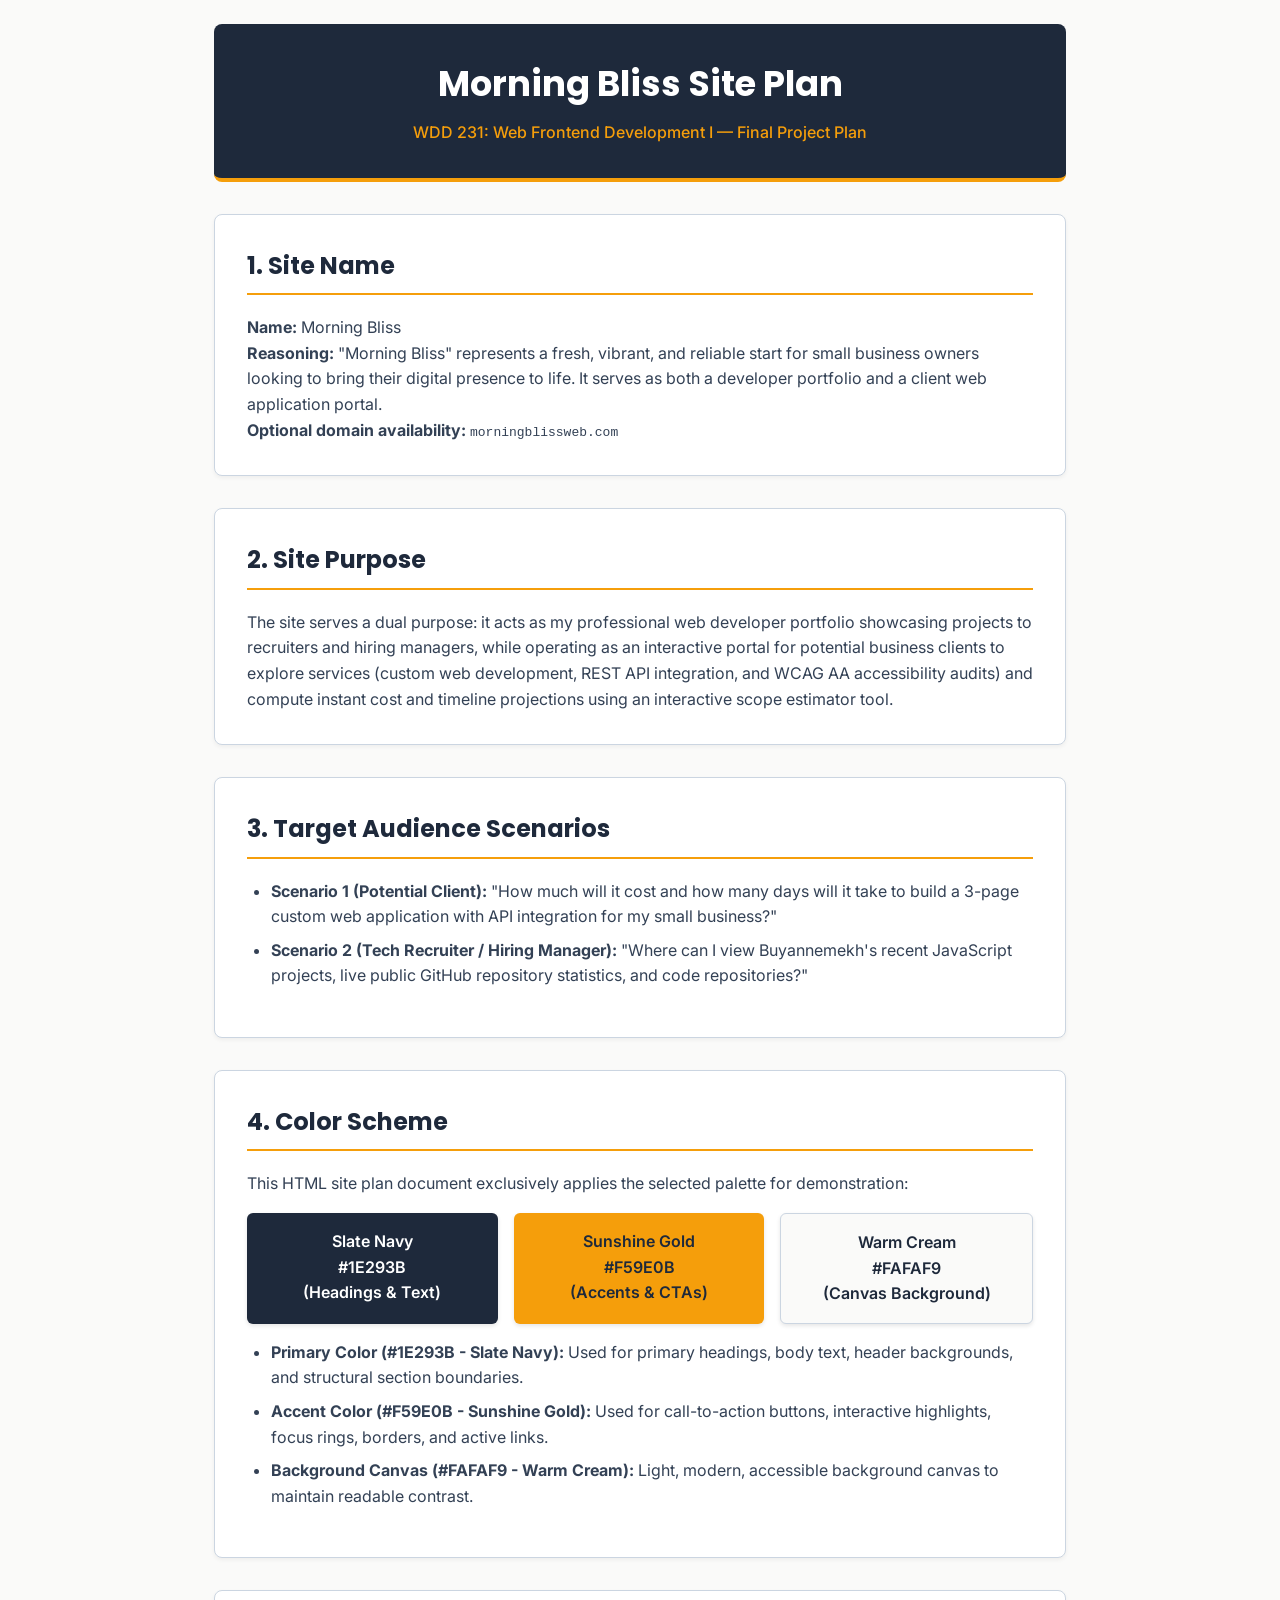
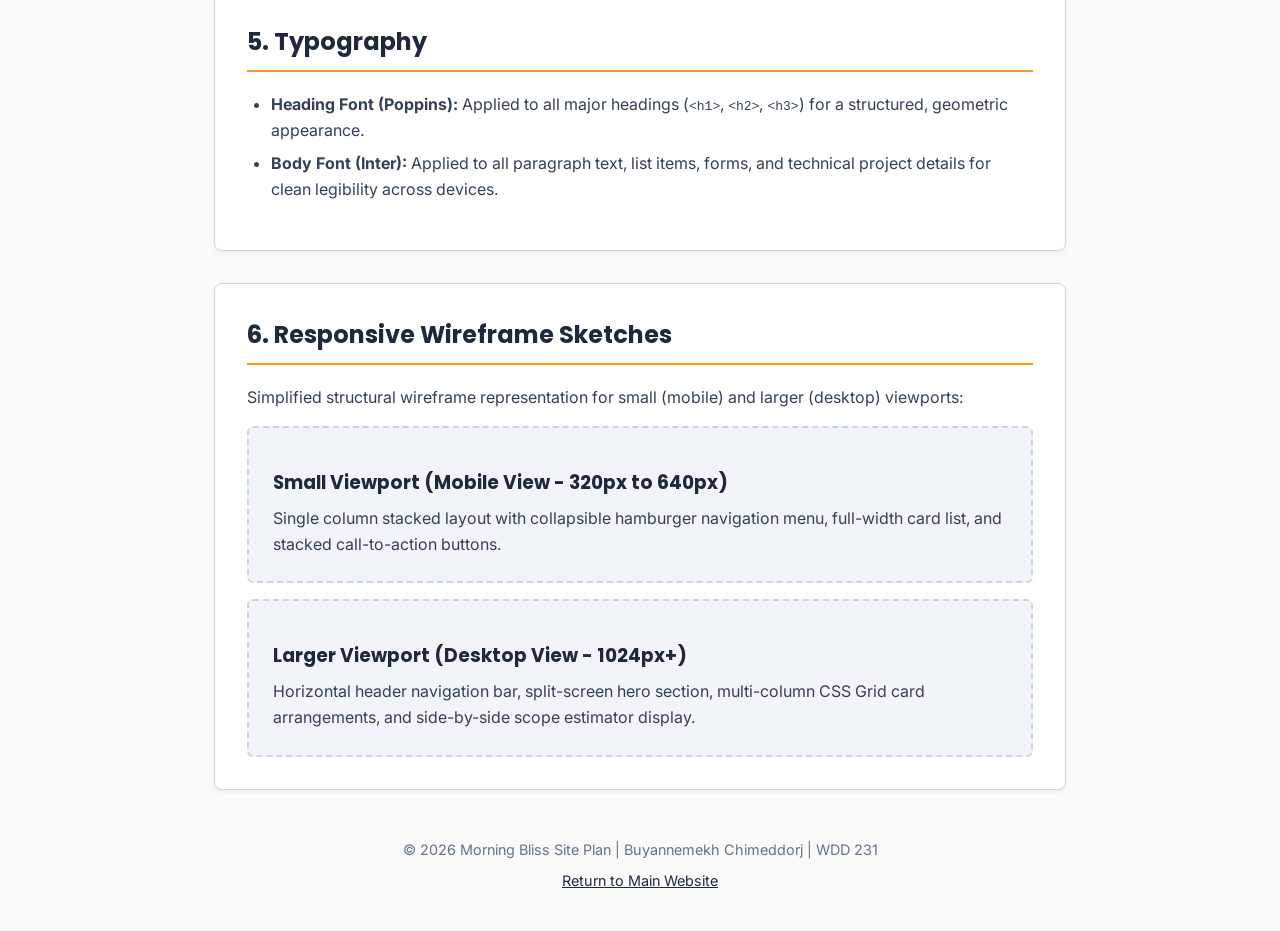
<file: final/siteplan.html>
<!DOCTYPE html>
<html lang="en">

<head>
    <meta charset="UTF-8">
    <meta name="viewport" content="width=device-width, initial-scale=1.0">
    <title>Morning Bliss | Site Plan</title>
    <meta name="description"
        content="Individual Website Project Site Plan for Morning Bliss - WDD 231 Web Frontend Development by Buyannemekh Chimeddorj.">
    <meta name="author" content="Buyannemekh Chimeddorj">

    <!-- Favicon -->
    <link rel="icon" href="images/favicon.ico">

    <!-- Open Graph Meta Tags (Required by BYU-I Audit Tool) -->
    <meta property="og:title" content="Morning Bliss | Site Plan">
    <meta property="og:type" content="website">
    <meta property="og:image" content="https://buyan-pro.github.io/wdd231/images/og-image.jpg">
    <meta property="og:url" content="https://buyan-pro.github.io/wdd231/siteplan.html">

    <!-- Google Fonts -->
    <link rel="preconnect" href="https://fonts.googleapis.com">
    <link rel="preconnect" href="https://fonts.gstatic.com" crossorigin>
    <link
        href="https://fonts.googleapis.com/css2?family=Inter:wght@400;500;600&family=Poppins:wght@600;700&display=swap"
        rel="stylesheet">

    <style>
        /* ==========================================================================
           Site Plan CSS - Styled using the project's official palette & typography
           ========================================================================== */
        :root {
            --primary-navy: #1E293B;
            --accent-gold: #F59E0B;
            --bg-cream: #FAFAF9;
            --bg-white: #FFFFFF;
            --text-main: #334155;
            --border-color: #CBD5E1;
        }

        * {
            box-sizing: border-box;
            margin: 0;
            padding: 0;
        }

        body {
            font-family: 'Inter', sans-serif;
            line-height: 1.6;
            color: var(--text-main);
            background-color: var(--bg-cream);
            padding: 1.5rem;
            max-width: 900px;
            margin: 0 auto;
        }

        header {
            background-color: var(--primary-navy);
            color: #FFFFFF;
            padding: 2rem;
            border-radius: 8px;
            margin-bottom: 2rem;
            text-align: center;
            border-bottom: 4px solid var(--accent-gold);
        }

        header h1 {
            font-family: 'Poppins', sans-serif;
            font-size: 2.2rem;
            margin-bottom: 0.5rem;
        }

        header p {
            color: var(--accent-gold);
            font-weight: 500;
        }

        section {
            background: var(--bg-white);
            padding: 2rem;
            border-radius: 8px;
            margin-bottom: 2rem;
            border: 1px solid var(--border-color);
            box-shadow: 0 2px 4px rgba(0, 0, 0, 0.05);
        }

        h2 {
            font-family: 'Poppins', sans-serif;
            color: var(--primary-navy);
            border-bottom: 2px solid var(--accent-gold);
            padding-bottom: 0.5rem;
            margin-bottom: 1.25rem;
        }

        h3 {
            font-family: 'Poppins', sans-serif;
            color: var(--primary-navy);
            margin: 1rem 0 0.5rem 0;
        }

        ul,
        ol {
            margin-left: 1.5rem;
            margin-bottom: 1rem;
        }

        li {
            margin-bottom: 0.5rem;
        }

        /* Color Swatches Demonstration */
        .color-swatch-container {
            display: flex;
            gap: 1rem;
            flex-wrap: wrap;
            margin: 1rem 0;
        }

        .color-swatch {
            flex: 1;
            min-width: 150px;
            padding: 1rem;
            border-radius: 6px;
            color: #FFFFFF;
            text-align: center;
            font-weight: 600;
            box-shadow: 0 2px 4px rgba(0, 0, 0, 0.1);
        }

        .swatch-navy {
            background-color: #1E293B;
        }

        .swatch-gold {
            background-color: #F59E0B;
            color: #1E293B;
        }

        .swatch-cream {
            background-color: #FAFAF9;
            color: #1E293B;
            border: 1px solid var(--border-color);
        }

        /* Wireframe Containers */
        .wireframe-box {
            background: #F1F5F9;
            border: 2px dashed var(--border-color);
            padding: 1.5rem;
            border-radius: 6px;
            margin-top: 1rem;
        }

        footer {
            text-align: center;
            font-size: 0.9rem;
            color: #64748B;
            padding: 1rem 0;
        }

        footer a {
            color: var(--primary-navy);
            text-decoration: underline;
        }
    </style>
</head>

<body>

    <header>
        <h1>Morning Bliss Site Plan</h1>
        <p>WDD 231: Web Frontend Development I — Final Project Plan</p>
    </header>

    <main>
        <!-- Step 2.1: Site Name -->
        <section>
            <h2>1. Site Name</h2>
            <p><strong>Name:</strong> Morning Bliss</p>
            <p><strong>Reasoning:</strong> "Morning Bliss" represents a fresh, vibrant, and reliable start for small
                business owners looking to bring their digital presence to life. It serves as both a developer portfolio
                and a client web application portal.</p>
            <p><strong>Optional domain availability:</strong> <code>morningblissweb.com</code></p>
        </section>

        <!-- Step 2.2: Site Purpose -->
        <section>
            <h2>2. Site Purpose</h2>
            <p>The site serves a dual purpose: it acts as my professional web developer portfolio showcasing projects to
                recruiters and hiring managers, while operating as an interactive portal for potential business clients
                to explore services (custom web development, REST API integration, and WCAG AA accessibility audits) and
                compute instant cost and timeline projections using an interactive scope estimator tool.</p>
        </section>

        <!-- Step 2.3: Target Audience Scenarios -->
        <section>
            <h2>3. Target Audience Scenarios</h2>
            <ul>
                <li><strong>Scenario 1 (Potential Client):</strong> "How much will it cost and how many days will it
                    take to build a 3-page custom web application with API integration for my small business?"</li>
                <li><strong>Scenario 2 (Tech Recruiter / Hiring Manager):</strong> "Where can I view Buyannemekh's
                    recent JavaScript projects, live public GitHub repository statistics, and code repositories?"</li>
            </ul>
        </section>

        <!-- Step 2.4: Color Scheme -->
        <section>
            <h2>4. Color Scheme</h2>
            <p>This HTML site plan document exclusively applies the selected palette for demonstration:</p>

            <div class="color-swatch-container">
                <div class="color-swatch swatch-navy">
                    Slate Navy<br>#1E293B<br>(Headings &amp; Text)
                </div>
                <div class="color-swatch swatch-gold">
                    Sunshine Gold<br>#F59E0B<br>(Accents &amp; CTAs)
                </div>
                <div class="color-swatch swatch-cream">
                    Warm Cream<br>#FAFAF9<br>(Canvas Background)
                </div>
            </div>

            <ul>
                <li><strong>Primary Color (#1E293B - Slate Navy):</strong> Used for primary headings, body text, header
                    backgrounds, and structural section boundaries.</li>
                <li><strong>Accent Color (#F59E0B - Sunshine Gold):</strong> Used for call-to-action buttons,
                    interactive highlights, focus rings, borders, and active links.</li>
                <li><strong>Background Canvas (#FAFAF9 - Warm Cream):</strong> Light, modern, accessible background
                    canvas to maintain readable contrast.</li>
            </ul>
        </section>

        <!-- Step 2.5: Typography -->
        <section>
            <h2>5. Typography</h2>
            <ul>
                <li><strong>Heading Font (Poppins):</strong> Applied to all major headings (<code>&lt;h1&gt;</code>,
                    <code>&lt;h2&gt;</code>, <code>&lt;h3&gt;</code>) for a structured, geometric appearance.
                </li>
                <li><strong>Body Font (Inter):</strong> Applied to all paragraph text, list items, forms, and technical
                    project details for clean legibility across devices.</li>
            </ul>
        </section>

        <!-- Step 2.6: Wireframes -->
        <section>
            <h2>6. Responsive Wireframe Sketches</h2>
            <p>Simplified structural wireframe representation for small (mobile) and larger (desktop) viewports:</p>

            <div class="wireframe-box">
                <h3>Small Viewport (Mobile View - 320px to 640px)</h3>
                <p>Single column stacked layout with collapsible hamburger navigation menu, full-width card list, and
                    stacked call-to-action buttons.</p>
            </div>

            <div class="wireframe-box">
                <h3>Larger Viewport (Desktop View - 1024px+)</h3>
                <p>Horizontal header navigation bar, split-screen hero section, multi-column CSS Grid card arrangements,
                    and side-by-side scope estimator display.</p>
            </div>
        </section>
    </main>

    <footer>
        <p>&copy; 2026 Morning Bliss Site Plan | Buyannemekh Chimeddorj | WDD 231</p>
        <p style="margin-top: 0.5rem;">
            <a href="index.html">Return to Main Website</a>
        </p>
    </footer>

</body>

</html>
</file>
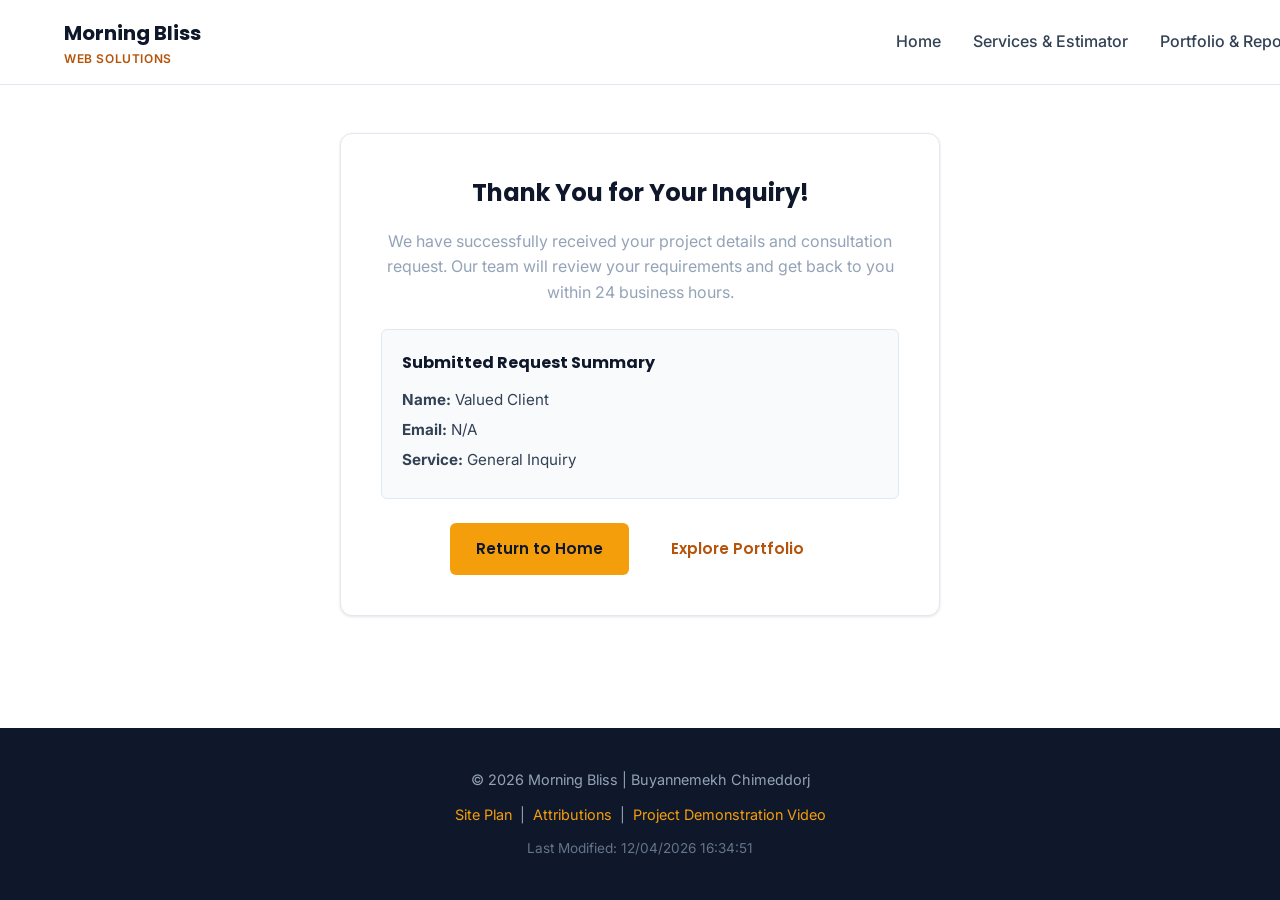
<file: final/thankyou.html>
<!DOCTYPE html>
<html lang="en">

<head>
    <meta charset="UTF-8">
    <meta name="viewport" content="width=device-width, initial-scale=1.0">
    <title>Thank You | Morning Bliss Web Solutions</title>
    <meta name="description"
        content="Thank you for your submission. We have received your project inquiry and will be in touch shortly.">
    <meta name="author" content="Buyannemekh Chimeddorj">

    <!-- Favicon -->
    <link rel="icon" href="images/favicon.ico">

    <!-- Open Graph Meta Tags -->
    <meta property="og:title" content="Thank You | Morning Bliss Web Solutions">
    <meta property="og:type" content="website">
    <meta property="og:description"
        content="Thank you for your submission. We have received your project inquiry and will be in touch shortly.">
    <meta property="og:image" content="https://buyan-pro.github.io/wdd231/images/og-preview.jpg">
    <meta property="og:url" content="https://buyan-pro.github.io/wdd231/thankyou.html">

    <!-- Google Fonts -->
    <link rel="preconnect" href="https://fonts.googleapis.com">
    <link rel="preconnect" href="https://fonts.gstatic.com" crossorigin>
    <link
        href="https://fonts.googleapis.com/css2?family=Inter:wght@400;500;600&family=Poppins:wght@600;700&display=swap"
        rel="stylesheet">

    <!-- Stylesheets -->
    <link rel="stylesheet" href="styles/normalize.css">
    <link rel="stylesheet" href="styles/small.css">
    <link rel="stylesheet" href="styles/larger.css" media="(min-width: 768px)">

    <!-- JS Entry Module -->
    <script src="scripts/main.js" type="module"></script>
    <base target="_blank">
</head>

<body>

    <!-- Header & Navigation -->
    <header class="site-header">
        <div class="header-container">
            <div class="brand">
                <a href="index.html" class="logo-link">
                    <span class="brand-title">Morning Bliss</span>
                    <span class="brand-subtitle">Web Solutions</span>
                </a>
            </div>

            <!-- Hamburger Button -->
            <button id="menu-toggle" class="hamburger-btn" aria-label="Toggle navigation menu" aria-expanded="false">
                <span class="bar"></span>
                <span class="bar"></span>
                <span class="bar"></span>
            </button>

            <!-- Navigation Bar -->
            <nav id="primary-nav" class="nav-menu">
                <ul>
                    <li><a href="index.html">Home</a></li>
                    <li><a href="services.html">Services &amp; Estimator</a></li>
                    <li><a href="portfolio.html">Portfolio &amp; Repos</a></li>
                    <li><button type="button" class="mb-btn mb-btn-secondary open-contact-modal">Contact</button></li>
                </ul>
            </nav>
        </div>
    </header>

    <!-- Main Content -->
    <main>
        <section class="section-container thankyou-section">
            <div class="thankyou-card">
                <h1>Thank You for Your Inquiry!</h1>
                <p>We have successfully received your project details and consultation request. Our team will review
                    your requirements and get back to you within 24 business hours.</p>

                <!-- Dynamic Form Submission Details Container (Handled by JS) -->
                <div id="form-summary" class="submission-details-box">
                    <h3>Submitted Request Summary</h3>
                    <p><strong>Name:</strong> <span id="summary-name">Loading...</span></p>
                    <p><strong>Email:</strong> <span id="summary-email">Loading...</span></p>
                    <p><strong>Service:</strong> <span id="summary-service">Loading...</span></p>
                </div>

                <div class="thankyou-cta-group">
                    <a href="index.html" class="mb-btn mb-btn-primary">Return to Home</a>
                    <a href="portfolio.html" class="mb-btn mb-btn-outline">Explore Portfolio</a>
                </div>
            </div>
        </section>

        <!-- Contact Dialog Modal -->
        <dialog id="contact-modal" class="modal-dialog">
            <div class="modal-content">
                <button type="button" id="close-modal" class="close-btn" aria-label="Close modal">&times;</button>
                <h3>Get in Touch</h3>
                <p>Fill out the form below to request a quote or project consultation.</p>

                <form action="thankyou.html" method="get" class="contact-form">
                    <div class="form-group">
                        <label for="fullName">Full Name <span class="required">*</span></label>
                        <input type="text" id="fullName" name="fullName" required placeholder="Jane Doe">
                    </div>

                    <div class="form-group">
                        <label for="email">Email Address <span class="required">*</span></label>
                        <input type="email" id="email" name="email" required placeholder="jane@example.com">
                    </div>

                    <div class="form-group">
                        <label for="serviceType">Service Required <span class="required">*</span></label>
                        <select id="serviceType" name="serviceType" required>
                            <option value="" disabled selected>Select a service...</option>
                            <option value="Frontend Web Development">Frontend Web Development</option>
                            <option value="API Integration">API Integration</option>
                            <option value="Full Project Build">Full Project Build</option>
                        </select>
                    </div>

                    <div class="form-group">
                        <label for="message">Project Overview</label>
                        <textarea id="message" name="message" rows="4"
                            placeholder="Tell us about your project..."></textarea>
                    </div>

                    <button type="submit" class="mb-btn mb-btn-primary mb-btn-full">Submit Request</button>
                </form>
            </div>
        </dialog>
    </main>

    <!-- Shared Footer -->
    <footer class="site-footer">
        <div class="footer-container">
            <p>&copy; <span id="current-year"></span> Morning Bliss | Buyannemekh Chimeddorj</p>
            <p class="footer-links">
                <a href="siteplan.html">Site Plan</a>
                |
                <a href="attributions.html">Attributions</a>
                |
                <a href="https://www.youtube.com/watch?v=A6RyWVdXYxE" target="_blank" rel="noopener">Project
                    Demonstration Video</a>
            </p>
            <p class="last-modified">Last Modified: <span id="last-modified-date"></span></p>
        </div>
    </footer>

</body>

</html>
</file>
<file: root-assets/styles/style.css>
/* --- RESET & GLOBAL VARIABLES --- */
* {
    box-sizing: border-box;
    margin: 0;
    padding: 0;
}

body {
    font-family: 'Roboto', Arial, sans-serif;
    background-color: #f0f0f0;
    color: #333;
    padding: 10px;
}

/* --- MOBILE HEADER & NAV TOGGLE --- */
header {
    background-color: #003366;
    color: white;
    padding: 15px;
}

.header-container {
    display: flex;
    justify-content: space-between;
    align-items: center;
}

.logo-area {
    display: flex;
    align-items: center;
    gap: 10px;
}

.header-title {
    font-size: 1.5rem;
    font-weight: bold;
}

#menu-toggle {
    background: none;
    border: 1px solid white;
    color: white;
    font-size: 2rem;
    padding: 2px 12px;
    cursor: pointer;
    border-radius: 4px;
}

.subtitle {
    font-style: italic;
    margin-top: 5px;
    font-size: 0.85rem;
}

nav {
    background-color: #222;
    display: none;
}

nav.open {
    display: block;
}

nav ul {
    list-style: none;
    display: flex;
    flex-direction: column;
}

nav ul li a {
    display: block;
    color: white;
    text-decoration: none;
    padding: 15px;
    text-align: left;
    border-bottom: 1px solid #333;
}

nav ul li a.active,
nav ul li a:hover {
    background-color: #444;
}

main h1 {
    margin: 15px 0;
    font-size: 1.6rem;
    text-align: left;
}

/* --- MOBILE COLUMN CONTENT CARDS --- */
main {
    display: flex;
    flex-direction: column;
    gap: 15px;
}

.profile-grid {
    display: flex;
    flex-direction: column;
    gap: 15px;
}

.card {
    background-color: white;
    border: 1px solid #ccc;
    border-radius: 4px;
    overflow: hidden;
}

.card h2 {
    background-color: #222;
    color: white;
    padding: 8px;
    text-align: center;
    font-size: 1rem;
}

.about-card p {
    padding: 15px;
    line-height: 1.5;
}

.photo-card {
    display: flex;
    flex-direction: column;
    align-items: center;
    padding-bottom: 20px;
}

.photo-card img {
    width: 85%;
    max-width: 250px;
    height: auto;
    margin-top: 15px;
    border: 1px solid #ddd;
}

/* --- COURSE LIST BUTTONS --- */
.filter-buttons {
    display: grid;
    grid-template-columns: 1fr 1fr 1fr;
    gap: 8px;
    padding: 15px;
}

.btn {
    padding: 10px;
    background-color: #e0e0e0;
    border: 1px solid #999;
    border-radius: 4px;
    font-weight: bold;
    cursor: pointer;
}

.btn.active {
    background-color: #003366;
    color: white;
}

.courses-list {
    display: grid;
    grid-template-columns: 1fr;
    gap: 8px;
    padding: 0 15px 15px 15px;
}

.course-item {
    background-color: #e0e0e0;
    border: 1px solid #bbb;
    padding: 12px;
    text-align: center;
    border-radius: 4px;
}

.course-item.active-course {
    background-color: #ffe082;
    border: 2px solid #ffb300;
}

.credits-text {
    padding-bottom: 15px;
    font-weight: bold;
    text-align: center;
}

/* --- FOOTER --- */
footer {
    background-color: #e0e0e0;
    color: #333;
    text-align: center;
    padding: 15px;
    margin-top: 15px;
    font-size: 0.85rem;
    border: 1px solid #ccc;
}

.social-links {
    margin-bottom: 10px;
}

.social-links a {
    color: #003366;
    margin: 0 10px;
    font-weight: bold;
    text-decoration: none;
}
</file>
<file: root-assets/styles/large.css>
/* --- LARGE MONITOR SCREEN OVERRIDES --- */
@media screen and (min-width: 768px) {

    body {
        max-width: 1000px;
        margin: 0 auto;
        font-family: 'Roboto', Arial, sans-serif;
    }

    .header-title {
        font-size: 2rem;
    }

    /* Hide toggle click option buttons on large monitors */
    #menu-toggle {
        display: none;
    }

    /* Force horizontal layout structure */
    nav {
        display: block !important;
    }

    nav ul {
        flex-direction: row;
    }

    nav ul li {
        flex: 1;
    }

    nav ul li a {
        text-align: center;
        border-bottom: none;
    }

    /* Rearrange components side-by-side */
    .profile-grid {
        display: grid;
        grid-template-columns: 2fr 1fr;
    }

    /* Courses align horizontally across the grid space */
    .courses-list {
        grid-template-columns: repeat(4, 1fr);
    }
}
</file>
<file: final/styles/small.css>
/* =============================================================================
   MORNING BLISS WEB SOLUTIONS - SMALL.CSS (Clean Mobile-First)
   ============================================================================= */

:root {
    --primary-color: #0f172a;
    --secondary-color: #f59e0b;
    --secondary-hover: #b45309;
    --bg-light: #ffffff;
    --bg-alt: #f8fafc;
    --text-main: #334155;
    --text-muted: #94a3b8;
    --border-color: #e2e8f0;
    --card-bg: #ffffff;
    --shadow-sm: 0 1px 3px rgba(0, 0, 0, 0.1);
    --radius-sm: 6px;
    --radius-md: 12px;
}

* {
    box-sizing: border-box;
    margin: 0;
    padding: 0;
}

body {
    font-family: 'Inter', sans-serif;
    color: var(--text-main);
    background-color: var(--bg-light);
    line-height: 1.6;
    display: flex;
    flex-direction: column;
    min-height: 100vh;
}

main {
    flex: 1;
}

h1,
h2,
h3,
h4,
h5,
h6 {
    font-family: 'Poppins', sans-serif;
    color: var(--primary-color);
}

a {
    color: var(--secondary-hover);
    text-decoration: none;
}

/* Header & Navigation */
.site-header {
    background-color: var(--bg-light);
    border-bottom: 1px solid var(--border-color);
    position: sticky;
    top: 0;
    z-index: 1000;
}

.header-container {
    max-width: 1200px;
    margin: 0 auto;
    padding: 1rem 1.5rem;
    display: flex;
    justify-content: space-between;
    align-items: center;
}

.brand-title {
    font-family: 'Poppins', sans-serif;
    font-size: 1.25rem;
    font-weight: 700;
    color: var(--primary-color);
    display: block;
}

.brand-subtitle {
    font-size: 0.75rem;
    font-weight: 600;
    color: var(--secondary-hover);
    letter-spacing: 0.05em;
    text-transform: uppercase;
    display: block;
}

/* Hamburger Menu Toggle */
.hamburger-btn {
    background: transparent;
    border: none;
    cursor: pointer;
    display: flex;
    flex-direction: column;
    justify-content: space-between;
    width: 28px;
    height: 22px;
    padding: 0;
    z-index: 1001;
}

.hamburger-btn .bar {
    width: 100%;
    height: 3px;
    background-color: var(--primary-color);
    border-radius: 2px;
}

/* Mobile Nav Menu Drawer */
.nav-menu {
    position: fixed;
    top: 0;
    right: -100%;
    width: 80%;
    max-width: 320px;
    height: 100vh;
    background-color: var(--bg-light);
    box-shadow: -4px 0 15px rgba(0, 0, 0, 0.1);
    padding: 5rem 2rem 2rem 2rem;
    transition: right 0.3s ease-in-out;
    z-index: 1000;
}

.nav-menu.open {
    right: 0;
}

.nav-menu ul {
    list-style: none;
    display: flex;
    flex-direction: column;
    gap: 1.5rem;
}

.nav-menu a {
    font-size: 1.1rem;
    font-weight: 500;
    color: var(--text-main);
    display: block;
}

.nav-menu a.active,
.nav-menu a:hover {
    color: var(--secondary-hover);
}

/* Buttons */
.mb-btn {
    display: inline-block;
    font-family: 'Poppins', sans-serif;
    font-weight: 600;
    font-size: 0.95rem;
    padding: 0.75rem 1.5rem;
    border-radius: var(--radius-sm);
    text-align: center;
    cursor: pointer;
    border: 2px solid transparent;
}

.mb-btn-primary {
    background-color: var(--secondary-color);
    color: var(--primary-color);
}

.mb-btn-secondary {
    background-color: var(--primary-color);
    color: #ffffff;
}

.btn-outline-light {
    background: transparent;
    border: 2px solid rgba(255, 255, 255, 0.6);
    color: #ffffff;
}

.btn-block {
    display: block;
    text-align: center;
}

/* Hero Section */
.hero-section {
    background-color: var(--primary-color);
    color: #ffffff;
    padding: 4rem 1.5rem;
    text-align: center;
}

.hero-content {
    max-width: 800px;
    margin: 0 auto;
}

.hero-section h1 {
    color: #ffffff;
    font-size: 2rem;
    margin-bottom: 1rem;
}

.hero-content p {
    color: var(--text-muted);
    font-size: 1.05rem;
    margin-bottom: 2rem;
}

.hero-cta-group {
    display: flex;
    gap: 1rem;
    justify-content: center;
    flex-wrap: wrap;
    margin-top: 1.5rem;
}

/* Portfolio Page Hero Override */
.portfolio-hero {
    text-align: left;
    max-width: none;
    margin-bottom: 2rem;
}

/* Sections & Layout Containers */
.section-container {
    max-width: 1200px;
    margin: 0 auto;
    padding: 3rem 1.5rem;
}

.no-top-padding {
    padding-top: 0;
}

.no-margin-bottom {
    margin-bottom: 0;
}

.section-container h2 {
    font-size: 1.75rem;
    margin-bottom: 0.5rem;
}

.section-intro {
    color: var(--text-muted);
    margin-bottom: 2rem;
}

.mb-sm {
    margin-bottom: 1.25rem;
}

/* Card Grid Layouts */
.card-grid {
    display: grid;
    grid-template-columns: 1fr;
    gap: 1.5rem;
}

.feature-card {
    background-color: var(--card-bg);
    border: 1px solid var(--border-color);
    border-radius: var(--radius-md);
    padding: 1.5rem;
    box-shadow: var(--shadow-sm);
}

.feature-icon {
    font-size: 1.5rem;
    margin-bottom: 0.5rem;
}

.card-link {
    font-weight: 600;
    font-size: 0.9rem;
    color: var(--secondary-hover);
    display: inline-block;
    margin-top: 1rem;
}

/* Filter Controls */
.filter-controls {
    display: flex;
    flex-wrap: wrap;
    gap: 0.5rem;
    margin-bottom: 1.5rem;
}

.filter-btn {
    display: inline-block;
    font-family: 'Inter', sans-serif;
    font-weight: 500;
    font-size: 0.9rem;
    padding: 0.5rem 1rem;
    border-radius: var(--radius-sm);
    cursor: pointer;
    border: 1px solid var(--border-color);
    background-color: var(--bg-light);
    color: var(--text-main);
    transition: all 0.2s ease;
}

.filter-btn:hover {
    border-color: var(--secondary-color);
    color: var(--secondary-hover);
}

.filter-btn.active {
    background-color: var(--primary-color);
    color: #ffffff;
    border-color: var(--primary-color);
}

/* Philosophy & Estimator Bottom Grid */
.philosophy-estimator-grid {
    display: flex;
    flex-direction: column;
    gap: 1.5rem;
}

.philosophy-pane,
.estimator-promo-card {
    background-color: var(--card-bg);
    border: 1px solid var(--border-color);
    border-radius: var(--radius-md);
    padding: 2rem;
    box-shadow: var(--shadow-sm);
}

.check-list {
    list-style: none;
    display: flex;
    flex-direction: column;
    gap: 0.75rem;
    padding: 0;
    margin-top: 1rem;
}

.check-list li {
    display: flex;
    align-items: center;
    gap: 0.5rem;
    font-size: 0.95rem;
    font-weight: 500;
}

.check-mark {
    color: var(--secondary-hover);
    font-weight: bold;
}

.promo-text {
    color: var(--text-muted);
    font-size: 0.95rem;
    margin: 1rem 0 1.5rem 0;
}

/* Footer Styles */
.site-footer {
    background-color: var(--primary-color);
    color: #94a3b8;
    padding: 2.5rem 1.5rem;
    text-align: center;
    font-size: 0.9rem;
}

.footer-container {
    max-width: 1200px;
    margin: 0 auto;
    display: flex;
    flex-direction: column;
    gap: 0.75rem;
}

.footer-links a {
    color: var(--secondary-color);
    margin: 0 0.25rem;
}

.last-modified {
    font-size: 0.85rem;
    color: #64748b;
}

/* =============================================================================
   Modal / Dialog Styles
   =============================================================================== */

.modal-dialog {
    border: none;
    border-radius: var(--radius-md);
    padding: 0;
    max-width: 520px;
    width: 92%;
    box-shadow: 0 25px 50px rgba(0, 0, 0, 0.25);
    background: var(--card-bg);
    animation: modal-enter 0.25s ease-out;
}

@keyframes modal-enter {
    from {
        opacity: 0;
        transform: translateY(-20px) scale(0.98);
    }

    to {
        opacity: 1;
        transform: translateY(0) scale(1);
    }
}

.modal-dialog::backdrop {
    background: rgba(15, 23, 42, 0.65);
    backdrop-filter: blur(4px);
    animation: backdrop-enter 0.2s ease-out;
}

@keyframes backdrop-enter {
    from {
        opacity: 0;
    }

    to {
        opacity: 1;
    }
}

.modal-content {
    padding: 2rem;
    position: relative;
}

.modal-content h3 {
    margin-bottom: 0.5rem;
    font-size: 1.35rem;
}

.modal-content>p {
    color: var(--text-muted);
    margin-bottom: 1.5rem;
}

.close-btn {
    position: absolute;
    top: 1rem;
    right: 1rem;
    background: none;
    border: none;
    font-size: 1.5rem;
    line-height: 1;
    cursor: pointer;
    color: var(--text-muted);
    width: 36px;
    height: 36px;
    display: flex;
    align-items: center;
    justify-content: center;
    border-radius: var(--radius-sm);
    transition: all 0.2s ease;
}

.close-btn:hover,
.close-btn:focus {
    background: var(--bg-alt);
    color: var(--primary-color);
}

/* Contact Form Layout */
.contact-form {
    display: flex;
    flex-direction: column;
    gap: 1.25rem;
}

.form-group {
    display: flex;
    flex-direction: column;
    gap: 0.4rem;
}

.form-group label {
    font-weight: 500;
    font-size: 0.9rem;
    color: var(--text-main);
}

.form-group input,
.form-group select,
.form-group textarea {
    padding: 0.7rem 0.9rem;
    border: 1px solid var(--border-color);
    border-radius: var(--radius-sm);
    font-family: 'Inter', sans-serif;
    font-size: 0.95rem;
    background: var(--bg-light);
    color: var(--text-main);
    transition: border-color 0.2s ease, box-shadow 0.2s ease;
}

.form-group input:focus,
.form-group select:focus,
.form-group textarea:focus {
    outline: none;
    border-color: var(--secondary-color);
    box-shadow: 0 0 0 3px rgba(245, 158, 11, 0.15);
}

.form-group textarea {
    resize: vertical;
    min-height: 100px;
}

.required {
    color: #DC2626;
}

/* Full-width button helper */
.mb-btn-full {
    width: 100%;
}

/* Thank You Page */
.thankyou-section {
    display: flex;
    justify-content: center;
    align-items: center;
    min-height: 60vh;
}

.thankyou-card {
    background: var(--card-bg);
    border: 1px solid var(--border-color);
    border-radius: var(--radius-md);
    padding: 2.5rem;
    max-width: 600px;
    width: 100%;
    text-align: center;
    box-shadow: var(--shadow-sm);
}

.thankyou-card h1 {
    margin-bottom: 1rem;
}

.thankyou-card>p {
    color: var(--text-muted);
    margin-bottom: 1.5rem;
}

.submission-details-box {
    background: var(--bg-alt);
    border: 1px solid var(--border-color);
    border-radius: var(--radius-sm);
    padding: 1.25rem;
    margin: 1.5rem 0;
    text-align: left;
}

.submission-details-box h3 {
    font-size: 1rem;
    margin-bottom: 0.75rem;
    color: var(--primary-color);
}

.submission-details-box p {
    margin: 0.35rem 0;
    font-size: 0.95rem;
}

.thankyou-cta-group {
    display: flex;
    gap: 1rem;
    justify-content: center;
    flex-wrap: wrap;
    margin-top: 1.5rem;
}
</file>
<file: final/styles/larger.css>
/*=============================================================================
  MORNING BLISS WEB SOLUTIONS - LARGER.CSS (Desktop Enhancements)
  =============================================================================*/

@media (min-width: 768px) {

    /* Navigation Menu Desktop View */
    .hamburger-btn {
        display: none;
    }

    .nav-menu {
        position: static;
        width: auto;
        height: auto;
        background: transparent;
        box-shadow: none;
        padding: 0;
        display: block !important;
    }

    .nav-menu ul {
        flex-direction: row;
        align-items: center;
        gap: 2rem;
        flex-wrap: nowrap;
    }

    .nav-menu a {
        font-size: 1rem;
        white-space: nowrap;
    }

    /* Hero Heading Scaling */
    .hero-section h1 {
        font-size: 2.75rem;
    }

    /* 3-Column Card Grid */
    .card-grid {
        grid-template-columns: repeat(3, 1fr);
        gap: 2rem;
    }

    /* Two-Column Estimator Layout */
    .estimator-layout {
        display: grid;
        grid-template-columns: 1.5fr 1fr;
        gap: 2.5rem;
        align-items: start;
    }

    .estimator-summary-pane {
        position: sticky;
        top: 2rem;
    }

    /* Side-by-Side Bottom Section */
    .philosophy-estimator-grid {
        display: grid;
        grid-template-columns: 2fr 1fr;
        gap: 2rem;
        align-items: stretch;
    }

}
</file>
<file: chamber/styles/small.css>
/* small.css — mobile-first base styles (overwrite your file with this) */

/* Root colors */
:root {
    --accent: #0b5a8a;
    --accent-dark: #084e74;
    --muted: #6b7280;
    --card: #ffffff;
    --surface: #f4f7f9;
    --nav-height: 64px;
}

/* Reset & base */
* {
    box-sizing: border-box
}

html,
body {
    height: 100%
}

body {
    margin: 0;
    font-family: system-ui, -apple-system, "Segoe UI", Roboto, Arial, "Noto Sans", sans-serif;
    color: #102a43;
    background: var(--surface);
    line-height: 1.4
}

.container {
    max-width: 1100px;
    margin: 0 auto;
    padding: 1rem
}

/* Skip link */
.skip-link {
    position: absolute;
    left: -999px;
    top: auto;
    width: 1px;
    height: 1px;
    overflow: hidden
}

.skip-link:focus {
    position: static;
    width: auto;
    height: auto;
    padding: .5rem 1rem;
    background: #fff;
    border-radius: 6px;
    z-index: 999
}

/* Header */
.site-header {
    background: #fff;
    border-bottom: 1px solid #e6eef6;
    position: sticky;
    top: 0;
    z-index: 40
}

.header-inner {
    display: flex;
    align-items: center;
    justify-content: space-between;
    gap: 1rem;
    padding: .6rem 1rem;
    min-height: var(--nav-height)
}

.brand {
    display: flex;
    align-items: center;
    gap: .7rem;
    text-decoration: none;
    color: inherit
}

.brand-logo {
    width: 56px;
    height: 56px;
    border-radius: 6px;
    object-fit: cover
}

.brand-title {
    font-weight: 700;
    font-size: 1.05rem
}

.brand-sub {
    font-size: .82rem;
    color: var(--muted)
}

/* Nav */
.menu-toggle {
    display: none;
    background: transparent;
    border: 0;
    font-size: 1.4rem;
    cursor: pointer
}

.nav-list {
    display: flex;
    gap: .6rem;
    list-style: none;
    margin: 0;
    padding: 0;
    align-items: center
}

.nav-link {
    padding: .45rem .6rem;
    border-radius: 6px;
    text-decoration: none;
    color: #0e2130;
    transition: background .12s, color .12s
}

.nav-link:hover,
.nav-link:focus {
    background: #f3f7fb
}

.nav-link.active {
    background: var(--accent);
    color: #fff
}

/* Hero */
.hero {
    min-height: 40vh;
    background-image: linear-gradient(rgba(2, 8, 23, .36), rgba(2, 8, 23, .12)), url('images/hero-bg.jpg');
    background-size: cover;
    background-position: center;
    display: flex;
    align-items: center
}

.hero-inner {
    max-width: 1000px;
    margin: 0 auto;
    padding: 2.2rem 1rem;
    color: #fff;
    display: grid;
    gap: 1rem
}

.hero-card {
    background: rgba(3, 37, 65, .82);
    padding: 1.4rem;
    border-radius: 10px;
    max-width: 720px;
    box-shadow: 0 6px 22px rgba(2, 8, 23, .25)
}

.hero-card h1 {
    margin: 0 0 .5rem;
    font-size: clamp(1.4rem, 3.4vw, 2.2rem);
    color: #ffd24d
}

.hero-card p {
    margin: 0 0 1rem;
    color: #e7f1fb
}

.btn {
    display: inline-block;
    background: #c62828;
    color: #fff;
    padding: .55rem .9rem;
    border-radius: 6px;
    text-decoration: none;
    font-weight: 600
}

/* Card container */
.card {
    background: var(--card);
    border-radius: 10px;
    padding: 1.25rem;
    margin: 1.25rem 0;
    box-shadow: 0 2px 10px rgba(10, 30, 40, .04);
    border: 1px solid #e9f0f6
}

/* Events */
.center {
    text-align: center
}

.events-row {
    display: grid;
    grid-template-columns: 1fr;
    gap: 1rem;
    align-items: center
}

.events-row img {
    width: 100%;
    height: 220px;
    object-fit: cover;
    border-radius: 8px
}

.events-list {
    padding: 1rem
}

.events-list ul {
    list-style: none;
    padding: 0;
    margin: 0
}

.events-list li {
    padding: .55rem 0;
    border-bottom: 1px solid #f1f6fa;
    color: #0e2130
}

.events-list li strong {
    color: var(--accent)
}

/* Weather */
.weather-grid {
    display: grid;
    grid-template-columns: 1fr;
    gap: 1rem
}

.weather-current {
    background: #fff;
    border-radius: 8px;
    padding: 1rem;
    border: 1px solid #eef6fb;
    min-height: 120px
}

.current-city {
    font-weight: 700;
    margin-bottom: .25rem
}

.temp {
    font-size: 1.6rem;
    font-weight: 700;
    color: var(--accent)
}

.weather-row {
    margin-top: .6rem;
    border-top: 0;
    padding-top: .6rem
}

.forecast-grid {
    display: grid;
    grid-template-columns: 1fr;
    gap: 1rem;
    margin-top: 1rem
}

.forecast-col {
    display: block
}

.forecast-row {
    display: grid;
    grid-template-columns: repeat(3, 1fr);
    gap: .6rem
}

.forecast-card {
    background: #fff;
    border-radius: 8px;
    padding: .6rem;
    border: 1px solid #eef6fb;
    text-align: center
}

.forecast-card .day {
    font-weight: 700;
    color: var(--muted);
    margin-bottom: .25rem
}

.forecast-card .t {
    font-weight: 600;
    color: #172b4d
}

/* Spotlights */
.spotlights {
    display: grid;
    grid-template-columns: 1fr;
    gap: 1rem
}

.spot {
    background: #fff;
    border-radius: 8px;
    padding: 1rem;
    border: 1px solid #eef6fb
}

.spot h3 {
    margin: .25rem 0;
    color: #0b3a57
}

.badge {
    display: inline-block;
    background: #f3f6f8;
    border-radius: 6px;
    padding: .25rem .5rem;
    font-size: .85rem;
    margin-bottom: .5rem
}

.badge.gold {
    background: #fff2cc
}

/* Footer (navy) - included here per your request */
.site-footer-dark {
    background: #08293b;
    color: #e6f7ff;
    padding: 1.25rem 0 0;
    margin-top: 1.25rem;
    border-top: 1px solid rgba(255, 255, 255, .04);
}

.footer-top {
    display: grid;
    grid-template-columns: 1fr;
    gap: 1rem;
    padding: 1rem 0;
    align-items: start;
    max-width: 1100px;
    margin: 0 auto;
}

.footer-top .col h4 {
    color: #ffd24d;
    margin: 0 0 .5rem;
    font-size: 1rem;
}

.footer-top .col p {
    margin: .25rem 0;
    color: rgba(230, 247, 255, .95);
    font-size: .95rem;
}

.site-footer-dark a {
    color: #ffd24d;
    text-decoration: none;
}

.site-footer-dark a:hover,
.site-footer-dark a:focus {
    text-decoration: underline;
    color: #ffd24d;
}

.footer-divider {
    border: 0;
    height: 1px;
    background: rgba(255, 255, 255, .06);
    margin: 0;
}

.footer-bottom {
    display: flex;
    flex-direction: column;
    align-items: center;
    padding: .9rem 1rem;
    gap: .45rem;
}

.footer-bottom .copyright {
    font-weight: 600;
    color: #fff;
}

.footer-bottom .author {
    color: #ffd24d;
    font-weight: 700;
    text-decoration: none;
}

.footer-bottom .muted {
    color: rgba(230, 247, 255, .7);
    font-size: .88rem;
}

/* helpers */
.muted {
    color: var(--muted);
    font-size: .95rem
}

.small-heading {
    margin: 0 0 .6rem;
    font-size: 1rem;
    font-weight: 700
}

/* Responsive for very small screens */
@media (min-width: 420px) {
    .events-row img {
        height: 260px
    }
}
</file>
<file: chamber/styles/larger.css>
/* larger.css — wide-screen overrides (overwrite your file with this) */

/* Header nav behavior on larger screens */
.menu-toggle {
    display: none
}

@media (min-width: 760px) {
    .nav-list {
        display: flex
    }

    nav.nav.open {
        display: block
    }
}

/* Events layout: image left, list right on larger screens */
@media (min-width: 760px) {
    .events-row {
        grid-template-columns: 1fr 420px;
        gap: 1.25rem;
        align-items: center
    }

    .events-row img {
        height: 320px
    }
}

/* Weather: two-column current row and two-column forecast grid on larger screens */
@media (min-width:760px) {
    .weather-grid {
        display: grid;
        grid-template-columns: 1fr 1fr;
        gap: 1rem
    }

    .forecast-grid {
        display: grid;
        grid-template-columns: 1fr 1fr;
        gap: 1rem;
        margin-top: 1rem
    }
}

/* Spotlights 3 columns on medium+ screens */
@media (min-width:760px) {
    .spotlights {
        display: grid;
        grid-template-columns: repeat(3, 1fr);
        gap: 1rem
    }
}

/* Footer: 3-column top + single bottom row */
@media (min-width:760px) {
    .footer-top {
        display: grid;
        grid-template-columns: repeat(3, 1fr);
        gap: 1rem;
        max-width: 1100px;
        margin: 0 auto;
        padding: 1rem 0;
    }

    .footer-bottom {
        display: flex;
        justify-content: space-between;
        align-items: center;
        padding: .9rem 0;
    }

    .footer-bottom .muted {
        font-size: .9rem;
    }
}

/* Hero adjustments at larger sizes */
@media (min-width:980px) {
    .hero-inner {
        display: grid;
        grid-template-columns: 1fr 420px;
        align-items: center
    }

    .hero-card {
        max-width: 520px
    }
}

/* Forecast card sizing tweak on larger screens */
@media (min-width:980px) {
    .forecast-row {
        grid-template-columns: repeat(3, 1fr)
    }
}

/* small visual tweaks */
.center {
    text-align: center
}
</file>
